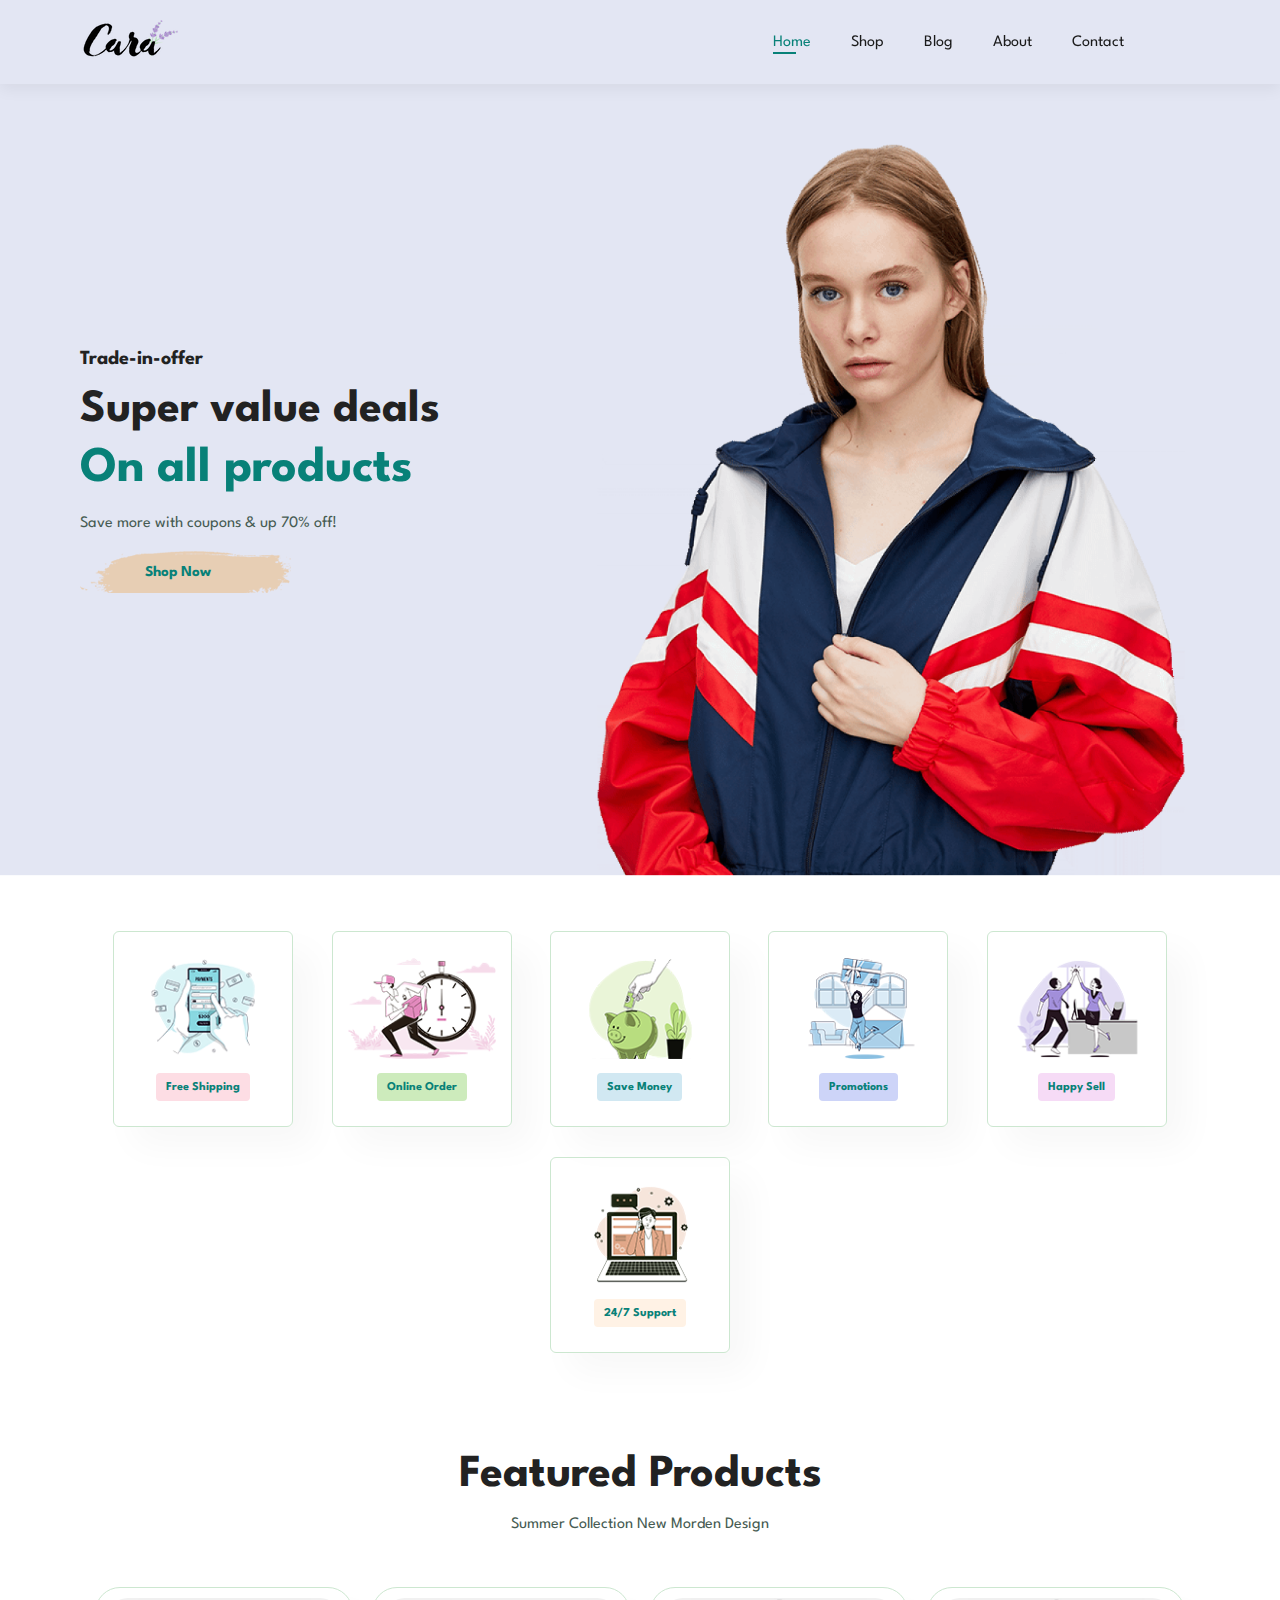
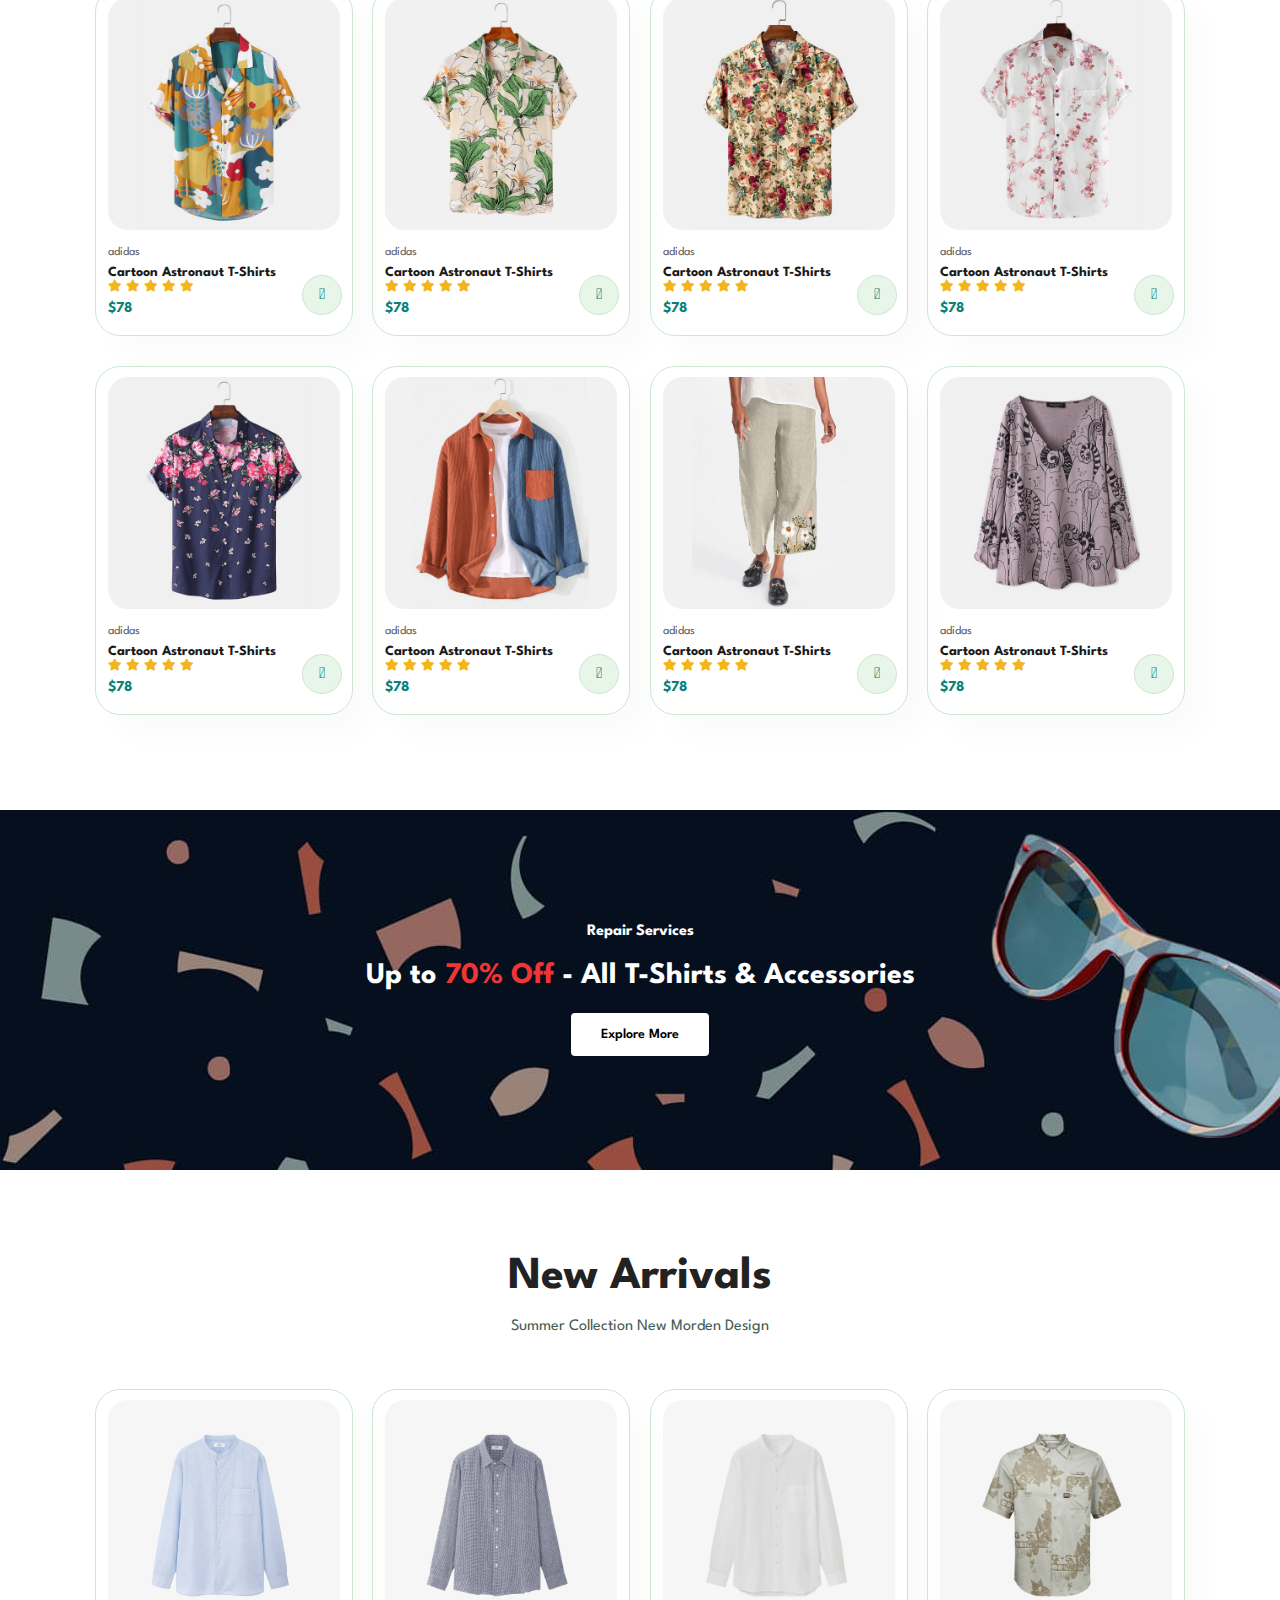
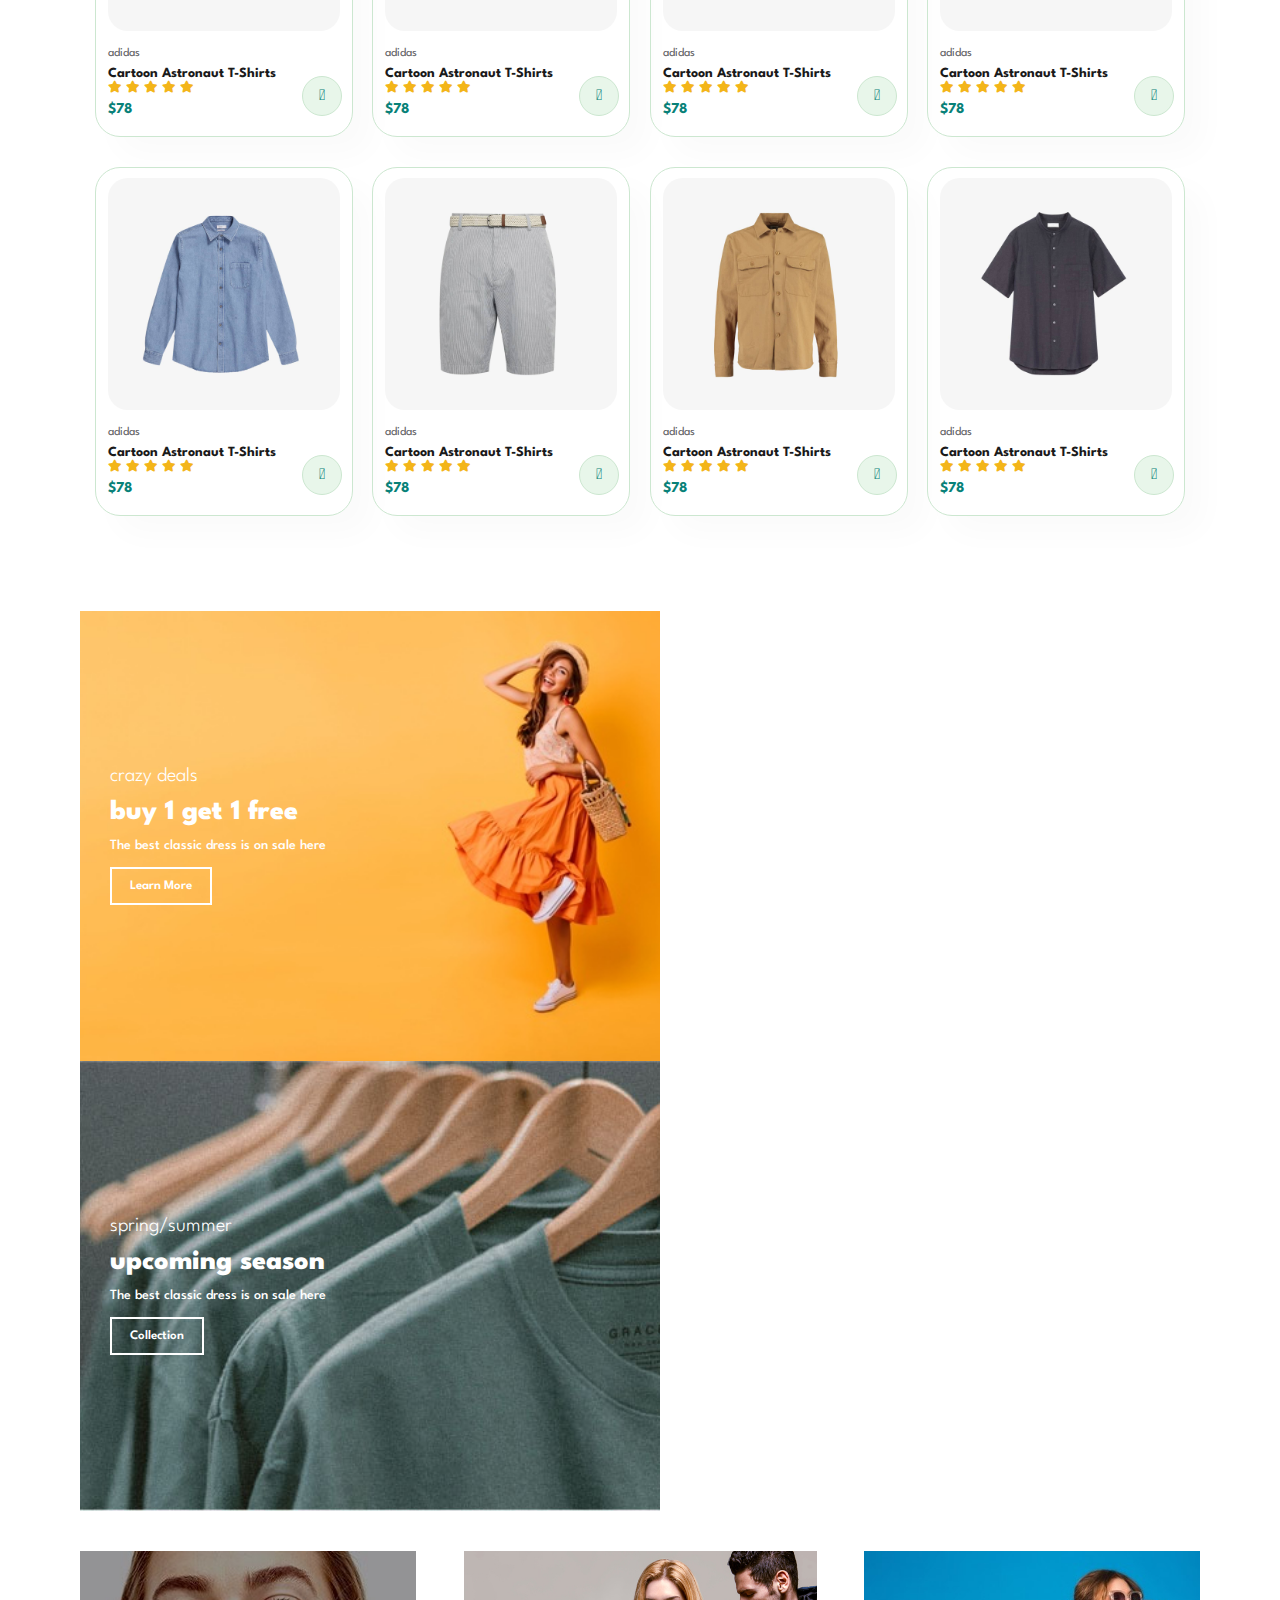
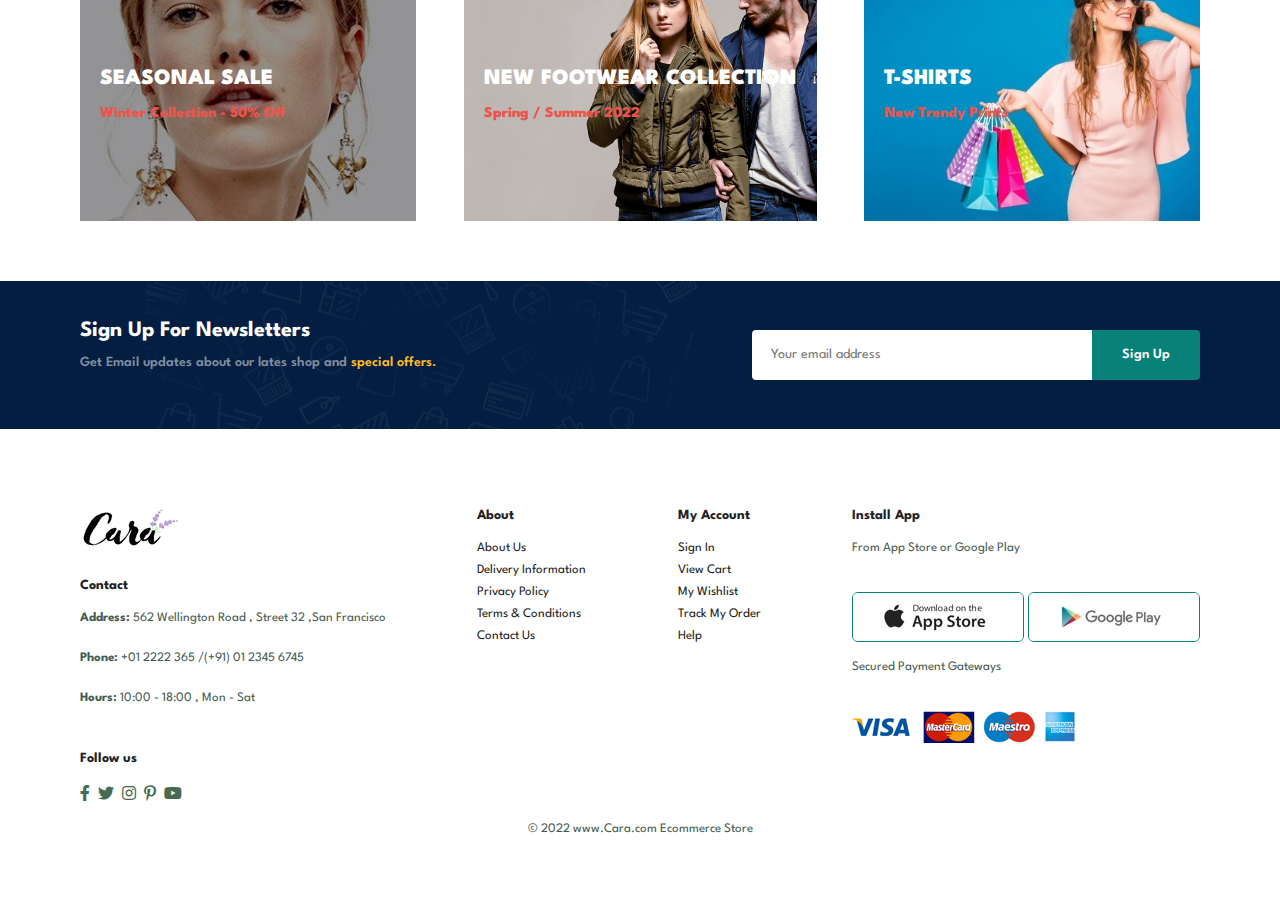
<file: index.html>
<!DOCTYPE html>
<html lang="en">
  <head>
    <meta charset="UTF-8" />
    <meta http-equiv="X-UA-Compatible" content="IE=edge" />
    <meta name="viewport" content="width=device-width, initial-scale=1.0" />
    <link rel="stylesheet" href="style.css" />
    <link
      rel="stylesheet"
      href="https://pro.fontawesome.com/releases/v5.10.0/css/all.css"
    />
    <title>Ecommerce</title>
  </head>
  <body>
    <nav id="header">
      <a href="#"><img src="img/logo.png" alt="logo" class="logo" /></a>
      <div>
        <ul id="navbar">
          <i id="bar2" class="fas fa-indent"></i>
          <li><a href="index.html" class="active">Home</a></li>
          <li><a href="shop.html">Shop</a></li>
          <li><a href="blog.html">Blog</a></li>
          <li><a href="about.html">About</a></li>
          <li><a href="contact.html">Contact</a></li>
          <li id="lg-bag">
            <a href="cart.html"><i class="fas fa-shopping-bag"></i></a>
          </li>
        </ul>
      </div>
      <div id="mobile">
        <a href="cart.html"><i class="fas fa-shopping-bag"></i></a>
        <i id="bar1" class="fas fa-outdent"></i>
      </div>
    </nav>
    <section id="hero" >
      <h4>Trade-in-offer</h6>
      <h2>Super value deals</h2>
      <h1>On all products</h1>
      <p>Save more with coupons & up 70% off!</p>
      <button>Shop Now</button>
    </section>
    <section id="feature" class="section-p1">
      <div class="fe-box">
        <img src="img/features/f1.png" alt="feature-1">
        <h6>Free Shipping</h6>
      </div>
      <div class="fe-box">
        <img src="img/features/f2.png" alt="feature-1">
        <h6>Online Order</h6>
      </div>
      <div class="fe-box">
        <img src="img/features/f3.png" alt="feature-1">
        <h6>Save Money</h6>
      </div>
      <div class="fe-box">
        <img src="img/features/f4.png" alt="feature-1">
        <h6>Promotions</h6>
      </div>
      <div class="fe-box">
        <img src="img/features/f5.png" alt="feature-1">
        <h6>Happy Sell</h6>
      </div>
      <div class="fe-box">
        <img src="img/features/f6.png" alt="feature-1">
        <h6>24/7 Support</h6>
      </div>
    </section>
    <section id="product1" class="section-p1">
      <h2>Featured Products</h2>
      <p>Summer Collection New Morden Design</p>
      <!-- pro - product  -->
      <div class="pro-container">
      <div class="pro">
        <img src="img/products/f1.jpg" alt="product">
        <div class="des">
          <span>adidas</span>
          <h5>Cartoon Astronaut T-Shirts</h5>
          <div class="star">
            <i class="fas fa-star"></i>
            <i class="fas fa-star"></i>
            <i class="fas fa-star"></i>
            <i class="fas fa-star"></i>
            <i class="fas fa-star"></i>
            <h4>$78</h4>
          </div>
        </div>
        <a href="#"><i class="fal fa-shopping-cart cart"></i></a>
      </div>
      <div class="pro">
        <img src="img/products/f2.jpg" alt="product">
        <div class="des">
          <span>adidas</span>
          <h5>Cartoon Astronaut T-Shirts</h5>
          <div class="star">
            <i class="fas fa-star"></i>
            <i class="fas fa-star"></i>
            <i class="fas fa-star"></i>
            <i class="fas fa-star"></i>
            <i class="fas fa-star"></i>
            <h4>$78</h4>
          </div>
        </div>
        <a href="#"><i class="fal fa-shopping-cart cart"></i></a>
      </div>
      <div class="pro">
        <img src="img/products/f3.jpg" alt="product">
        <div class="des">
          <span>adidas</span>
          <h5>Cartoon Astronaut T-Shirts</h5>
          <div class="star">
            <i class="fas fa-star"></i>
            <i class="fas fa-star"></i>
            <i class="fas fa-star"></i>
            <i class="fas fa-star"></i>
            <i class="fas fa-star"></i>
            <h4>$78</h4>
          </div>
        </div>
        <a href="#"><i class="fal fa-shopping-cart cart"></i></a>
      </div>
      <div class="pro">
        <img src="img/products/f4.jpg" alt="product">
        <div class="des">
          <span>adidas</span>
          <h5>Cartoon Astronaut T-Shirts</h5>
          <div class="star">
            <i class="fas fa-star"></i>
            <i class="fas fa-star"></i>
            <i class="fas fa-star"></i>
            <i class="fas fa-star"></i>
            <i class="fas fa-star"></i>
            <h4>$78</h4>
          </div>
        </div>
        <a href="#"><i class="fal fa-shopping-cart cart"></i></a>
      </div>
      <div class="pro">
        <img src="img/products/f5.jpg" alt="product">
        <div class="des">
          <span>adidas</span>
          <h5>Cartoon Astronaut T-Shirts</h5>
          <div class="star">
            <i class="fas fa-star"></i>
            <i class="fas fa-star"></i>
            <i class="fas fa-star"></i>
            <i class="fas fa-star"></i>
            <i class="fas fa-star"></i>
            <h4>$78</h4>
          </div>
        </div>
        <a href="#"><i class="fal fa-shopping-cart cart"></i></a>
      </div>
      <div class="pro">
        <img src="img/products/f6.jpg" alt="product">
        <div class="des">
          <span>adidas</span>
          <h5>Cartoon Astronaut T-Shirts</h5>
          <div class="star">
            <i class="fas fa-star"></i>
            <i class="fas fa-star"></i>
            <i class="fas fa-star"></i>
            <i class="fas fa-star"></i>
            <i class="fas fa-star"></i>
            <h4>$78</h4>
          </div>
        </div>
        <a href="#"><i class="fal fa-shopping-cart cart"></i></a>
      </div>
      <div class="pro">
        <img src="img/products/f7.jpg" alt="product">
        <div class="des">
          <span>adidas</span>
          <h5>Cartoon Astronaut T-Shirts</h5>
          <div class="star">
            <i class="fas fa-star"></i>
            <i class="fas fa-star"></i>
            <i class="fas fa-star"></i>
            <i class="fas fa-star"></i>
            <i class="fas fa-star"></i>
            <h4>$78</h4>
          </div>
        </div>
        <a href="#"><i class="fal fa-shopping-cart cart"></i></a>
      </div>
      <div class="pro">
        <img src="img/products/f8.jpg" alt="product">
        <div class="des">
          <span>adidas</span>
          <h5>Cartoon Astronaut T-Shirts</h5>
          <div class="star">
            <i class="fas fa-star"></i>
            <i class="fas fa-star"></i>
            <i class="fas fa-star"></i>
            <i class="fas fa-star"></i>
            <i class="fas fa-star"></i>
            <h4>$78</h4>
          </div>
        </div>
        <a href="#"><i class="fal fa-shopping-cart cart"></i></a>
      </div>
    </div>
      
    </section>
    
    <section id="banner" class="section-m1">
      <h4>Repair Services</h4>
      <h2>Up to <span>70% Off</span> - All T-Shirts & Accessories</h2>
      <button class="normal">Explore More</button>
    </section>

    <section id="product1" class="section-p1">
      <h2>New Arrivals</h2>
      <p>Summer Collection New Morden Design</p>
      <!-- pro - product  -->
      <div class="pro-container">
      <div class="pro">
        <img src="img/products/n1.jpg" alt="product">
        <div class="des">
          <span>adidas</span>
          <h5>Cartoon Astronaut T-Shirts</h5>
          <div class="star">
            <i class="fas fa-star"></i>
            <i class="fas fa-star"></i>
            <i class="fas fa-star"></i>
            <i class="fas fa-star"></i>
            <i class="fas fa-star"></i>
            <h4>$78</h4>
          </div>
        </div>
        <a href="#"><i class="fal fa-shopping-cart cart"></i></a>
      </div>
      <div class="pro">
        <img src="img/products/n2.jpg" alt="product">
        <div class="des">
          <span>adidas</span>
          <h5>Cartoon Astronaut T-Shirts</h5>
          <div class="star">
            <i class="fas fa-star"></i>
            <i class="fas fa-star"></i>
            <i class="fas fa-star"></i>
            <i class="fas fa-star"></i>
            <i class="fas fa-star"></i>
            <h4>$78</h4>
          </div>
        </div>
        <a href="#"><i class="fal fa-shopping-cart cart"></i></a>
      </div>
      <div class="pro">
        <img src="img/products/n3.jpg" alt="product">
        <div class="des">
          <span>adidas</span>
          <h5>Cartoon Astronaut T-Shirts</h5>
          <div class="star">
            <i class="fas fa-star"></i>
            <i class="fas fa-star"></i>
            <i class="fas fa-star"></i>
            <i class="fas fa-star"></i>
            <i class="fas fa-star"></i>
            <h4>$78</h4>
          </div>
        </div>
        <a href="#"><i class="fal fa-shopping-cart cart"></i></a>
      </div>
      <div class="pro">
        <img src="img/products/n4.jpg" alt="product">
        <div class="des">
          <span>adidas</span>
          <h5>Cartoon Astronaut T-Shirts</h5>
          <div class="star">
            <i class="fas fa-star"></i>
            <i class="fas fa-star"></i>
            <i class="fas fa-star"></i>
            <i class="fas fa-star"></i>
            <i class="fas fa-star"></i>
            <h4>$78</h4>
          </div>
        </div>
        <a href="#"><i class="fal fa-shopping-cart cart"></i></a>
      </div>
      <div class="pro">
        <img src="img/products/n5.jpg" alt="product">
        <div class="des">
          <span>adidas</span>
          <h5>Cartoon Astronaut T-Shirts</h5>
          <div class="star">
            <i class="fas fa-star"></i>
            <i class="fas fa-star"></i>
            <i class="fas fa-star"></i>
            <i class="fas fa-star"></i>
            <i class="fas fa-star"></i>
            <h4>$78</h4>
          </div>
        </div>
        <a href="#"><i class="fal fa-shopping-cart cart"></i></a>
      </div>
      <div class="pro">
        <img src="img/products/n6.jpg" alt="product">
        <div class="des">
          <span>adidas</span>
          <h5>Cartoon Astronaut T-Shirts</h5>
          <div class="star">
            <i class="fas fa-star"></i>
            <i class="fas fa-star"></i>
            <i class="fas fa-star"></i>
            <i class="fas fa-star"></i>
            <i class="fas fa-star"></i>
            <h4>$78</h4>
          </div>
        </div>
        <a href="#"><i class="fal fa-shopping-cart cart"></i></a>
      </div>
      <div class="pro">
        <img src="img/products/n7.jpg" alt="product">
        <div class="des">
          <span>adidas</span>
          <h5>Cartoon Astronaut T-Shirts</h5>
          <div class="star">
            <i class="fas fa-star"></i>
            <i class="fas fa-star"></i>
            <i class="fas fa-star"></i>
            <i class="fas fa-star"></i>
            <i class="fas fa-star"></i>
            <h4>$78</h4>
          </div>
        </div>
        <a href="#"><i class="fal fa-shopping-cart cart"></i></a>
      </div>
      <div class="pro">
        <img src="img/products/n8.jpg" alt="product">
        <div class="des">
          <span>adidas</span>
          <h5>Cartoon Astronaut T-Shirts</h5>
          <div class="star">
            <i class="fas fa-star"></i>
            <i class="fas fa-star"></i>
            <i class="fas fa-star"></i>
            <i class="fas fa-star"></i>
            <i class="fas fa-star"></i>
            <h4>$78</h4>
          </div>
        </div>
        <a href="#"><i class="fal fa-shopping-cart cart"></i></a>
      </div>
    </div>
  </section>

  <section id="sm-banner" class="section-p1">
    <div class="banner-box">
      <h4>crazy deals</h4>
      <h2>buy 1 get 1 free</h2>
      <span>The best classic dress is on sale here</span>
      <button class="white">Learn More</button>
    </div>
    <div class="banner-box banner-box2">
      <h4>spring/summer</h4>
      <h2>upcoming season</h2>
      <span>The best classic dress is on sale here</span>
      <button class="white">Collection</button>
    </div>
  </section>

  <section id="banner3">
    <div class="banner-box">
      <h2>SEASONAL SALE</h2>
      <h3>Winter Collection - 50% Off</h3>
    </div>
    <div class="banner-box banner-box2">
      <h2>NEW FOOTWEAR COLLECTION </h2>
      <h3>Spring / Summer 2022</h3>
    </div>
    <div class="banner-box banner-box3">
      <h2>T-SHIRTS</h2>
      <h3>New Trendy Prints</h3>
    </div>
  </section>
  <section id="newsletter" class="section-p1 section-m1">
    <div class="newstext">
      <h4>Sign Up For Newsletters</h4>
      <p>Get Email updates about our lates shop and <span>special offers.</span></p>
    </div>
    <form class="form">
      <input type="text" placeholder="Your email address">
     <button class="normal">Sign Up</button>
    </form>
  </section>
  <footer class="section-p1">
    <div class="col">
      <img class="logo" src="img/logo.png" alt="logo">
      <h4>Contact</h4>
      <p><strong>Address: </strong> 562 Wellington Road , Street 32 ,San Francisco</p>
      <p><strong>Phone: </strong> +01 2222 365 /(+91) 01 2345 6745</p>
      <p><strong>Hours: </strong> 10:00 - 18:00 , Mon - Sat</p>
      <div class="follow">
        <h4>Follow us</h4>
        <div class="icon">
          <i class="fab fa-facebook-f"></i>
          <i class="fab fa-twitter"></i>
          <i class="fab fa-instagram"></i>
          <i class="fab fa-pinterest-p"></i>
          <i class="fab fa-youtube"></i>
        </div>
      </div>      
    </div>
    <div class="col">
      <h4>About</h4>
      <a href="#"> About Us </a>
      <a href="#"> Delivery Information </a>
      <a href="#"> Privacy Policy</a>
      <a href="#"> Terms & Conditions </a>
      <a href="#"> Contact Us </a>
    </div>
    <div class="col">
      <h4>My Account</h4>
      <a href="#"> Sign In </a>
      <a href="#"> View Cart </a>
      <a href="#"> My Wishlist</a>
      <a href="#"> Track My Order </a>
      <a href="#"> Help </a>
    </div>
    <div class="col install">
      <h4>Install App</h4>
      <p>From App Store or Google Play</p>
      <div class="row">
        <img src="img/pay/app.jpg" alt="app">
        <img src="img/pay/play.jpg" alt="app">
      </div>
      <p>Secured Payment Gateways</p>
        <img src="img/pay/pay.png" alt="pay">
    </div>
    <div class="copyright">
      <p>&copy; 2022 www.Cara.com Ecommerce Store</p>
    </div>
  </footer>
    <script src="script.js"></script>
  </body>
</html>
</file>
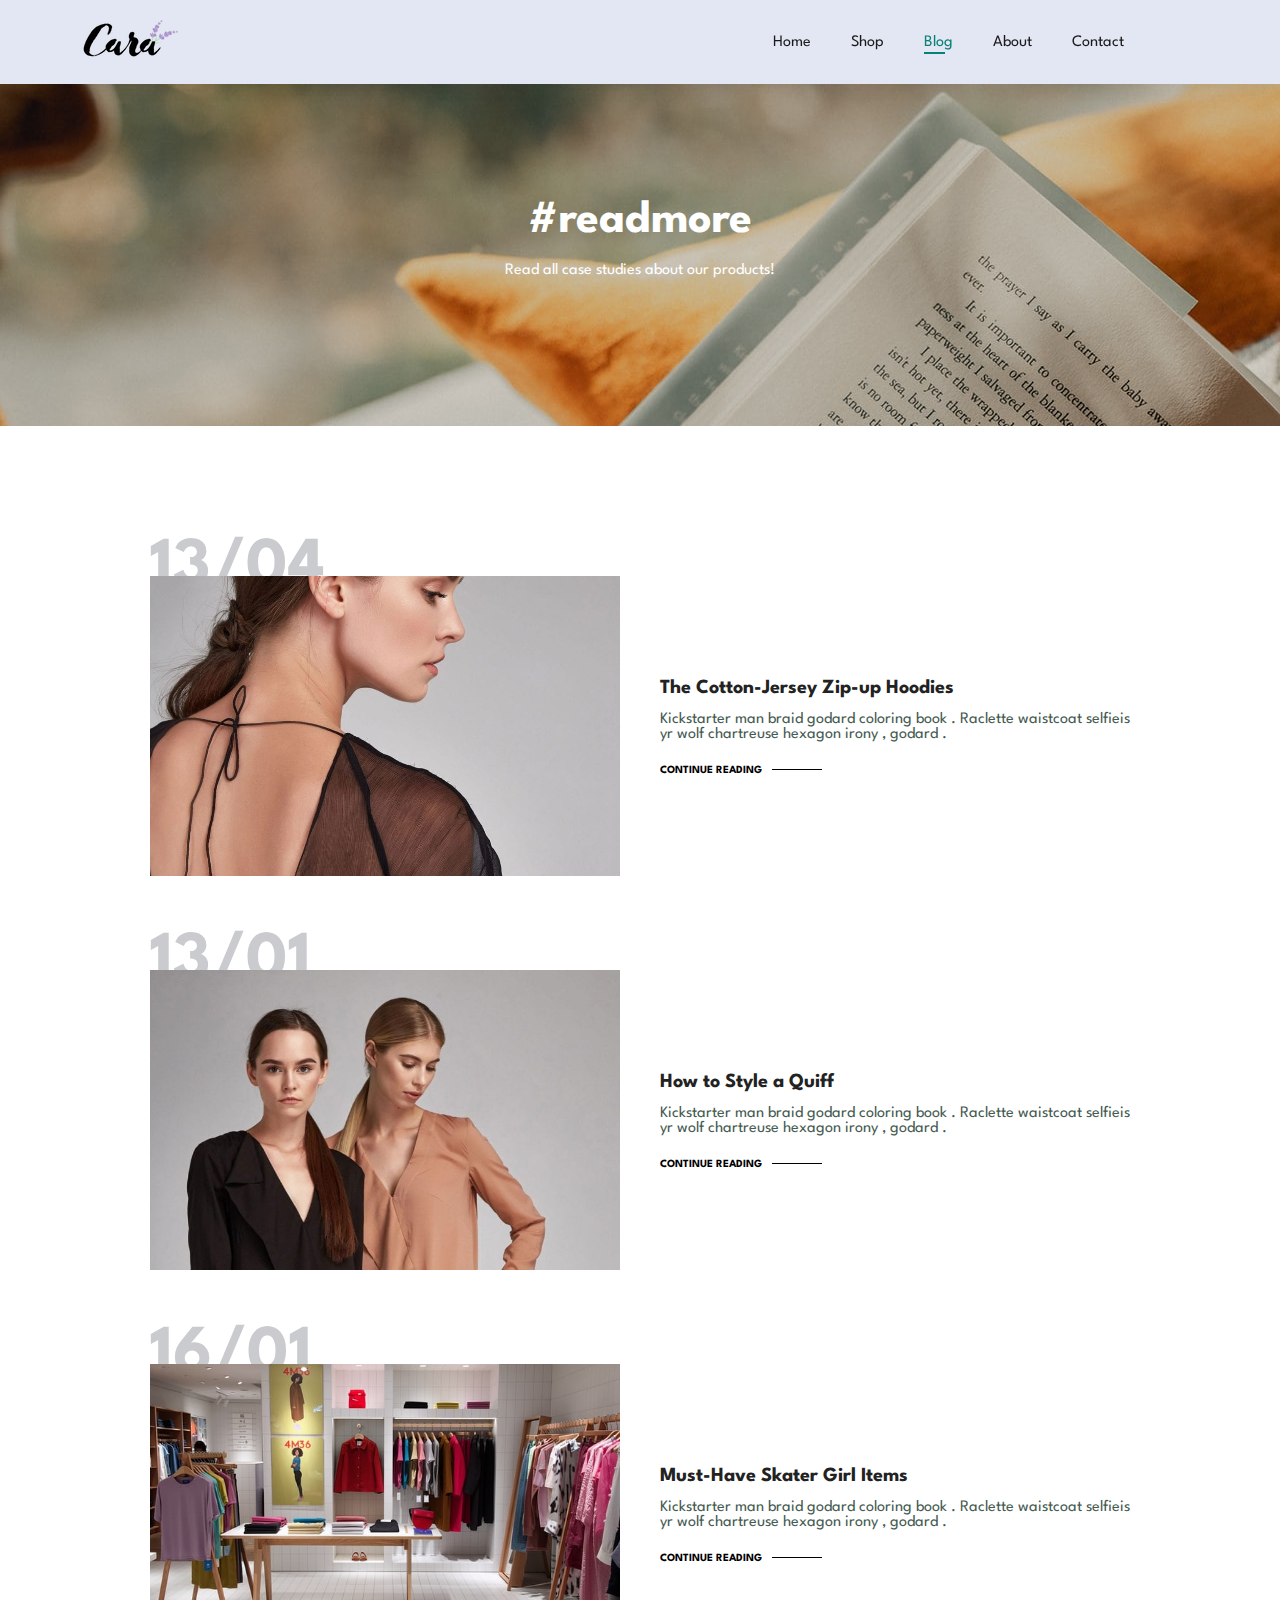
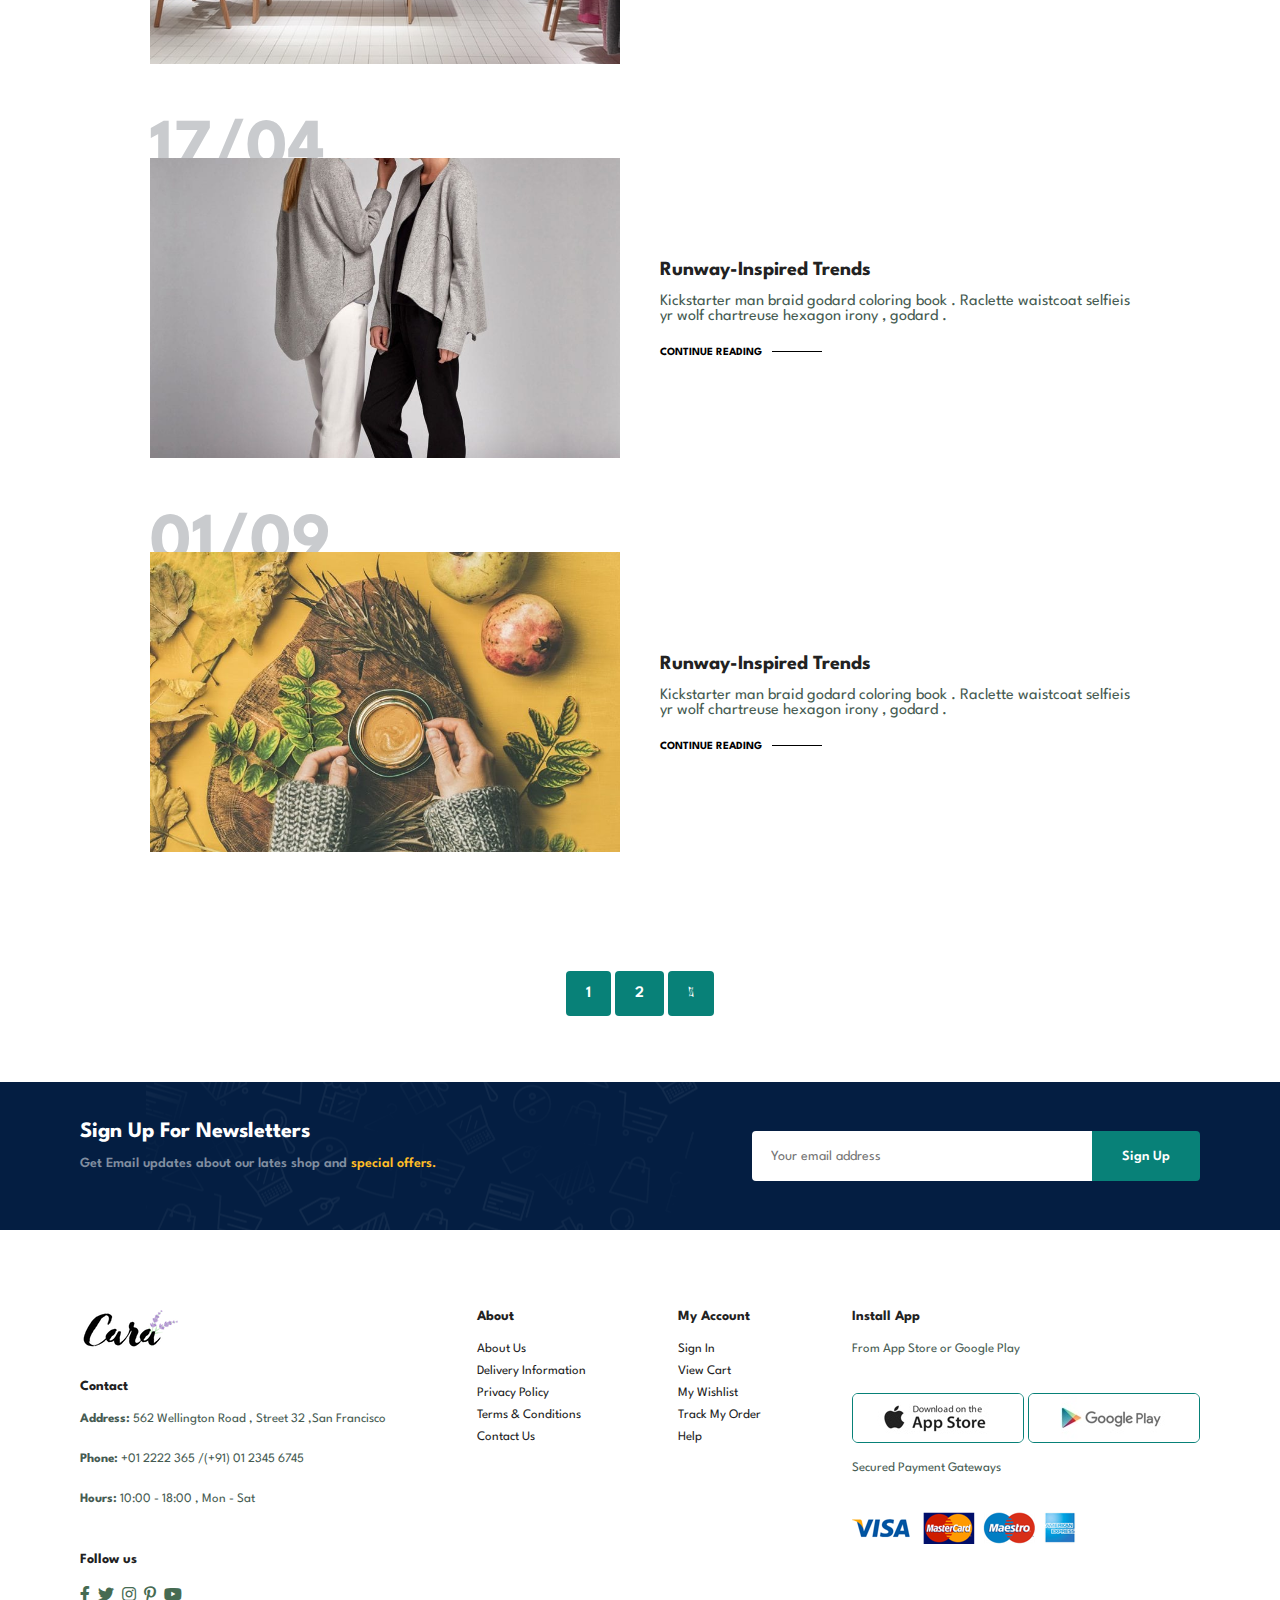
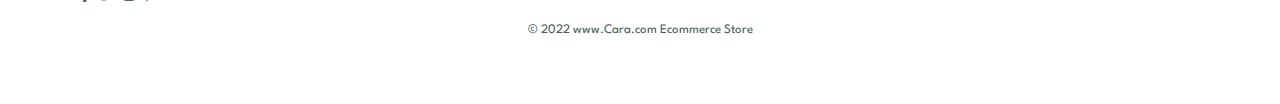
<file: blog.html>
<!DOCTYPE html>
<html lang="en">
  <head>
    <meta charset="UTF-8" />
    <meta http-equiv="X-UA-Compatible" content="IE=edge" />
    <meta name="viewport" content="width=device-width, initial-scale=1.0" />
    <link rel="stylesheet" href="style.css" />
    <link
      rel="stylesheet"
      href="https://pro.fontawesome.com/releases/v5.10.0/css/all.css"
    />
    <title>Ecommerce</title>
  </head>
  <body>
    <nav id="header">
      <a href="#"><img src="img/logo.png" alt="logo" class="logo" /></a>
      <div>
        <ul id="navbar">
          <i id="bar2" class="fas fa-indent"></i>
          <li><a href="index.html">Home</a></li>
          <li><a href="shop.html">Shop</a></li>
          <li><a class="active" href="blog.html">Blog</a></li>
          <li><a href="about.html">About</a></li>
          <li><a href="contact.html">Contact</a></li>
          <li id="lg-bag">
            <a href="cart.html"><i class="fas fa-shopping-bag"></i></a>
          </li>
        </ul>
      </div>
      <div id="mobile">
        <a href="cart.html"><i class="fas fa-shopping-bag"></i></a>
        <i id="bar1" class="fas fa-outdent"></i>
      </div>
    </nav>
    <section id="page-header" class="blog-header">
      <h2>#readmore</h2>

      <p>Read all case studies about our products!</p>
    </section>

    <section id="blog">
      <div class="blog-box">
        <div class="blog-img">
          <img src="img/blog/b1.jpg" alt="blog1" />
        </div>
        <div class="blog-details">
          <h4>The Cotton-Jersey Zip-up Hoodies</h4>
          <p>
            Kickstarter man braid godard coloring book . Raclette waistcoat
            selfieis yr wolf chartreuse hexagon irony , godard .
          </p>
          <a href="#">CONTINUE READING</a>
        </div>
        <h1>13/04</h1>
      </div>
      <div class="blog-box">
        <div class="blog-img">
          <img src="img/blog/b2.jpg" alt="blog1" />
        </div>
        <div class="blog-details">
          <h4>How to Style a Quiff</h4>
          <p>
            Kickstarter man braid godard coloring book . Raclette waistcoat
            selfieis yr wolf chartreuse hexagon irony , godard .
          </p>
          <a href="#">CONTINUE READING</a>
        </div>
        <h1>13/01</h1>
      </div>
      <div class="blog-box">
        <div class="blog-img">
          <img src="img/blog/b3.jpg" alt="blog1" />
        </div>
        <div class="blog-details">
          <h4>Must-Have Skater Girl Items</h4>
          <p>
            Kickstarter man braid godard coloring book . Raclette waistcoat
            selfieis yr wolf chartreuse hexagon irony , godard .
          </p>
          <a href="#">CONTINUE READING</a>
        </div>
        <h1>16/01</h1>
      </div>
      <div class="blog-box">
        <div class="blog-img">
          <img src="img/blog/b4.jpg" alt="blog1" />
        </div>
        <div class="blog-details">
          <h4>Runway-Inspired Trends</h4>
          <p>
            Kickstarter man braid godard coloring book . Raclette waistcoat
            selfieis yr wolf chartreuse hexagon irony , godard .
          </p>
          <a href="#">CONTINUE READING</a>
        </div>
        <h1>17/04</h1>
      </div>
      <div class="blog-box">
        <div class="blog-img">
          <img src="img/blog/b6.jpg" alt="blog1" />
        </div>
        <div class="blog-details">
          <h4>Runway-Inspired Trends</h4>
          <p>
            Kickstarter man braid godard coloring book . Raclette waistcoat
            selfieis yr wolf chartreuse hexagon irony , godard .
          </p>
          <a href="#">CONTINUE READING</a>
        </div>
        <h1>01/09</h1>
      </div>
    </section>

    <section id="pagination" class="section-p1">
      <a href="#">1</a>
      <a href="#">2</a>
      <a href="#"><i class="fal fa-long-arrow-alt-right"></i></a>
    </section>

    <section id="newsletter" class="section-p1 section-m1">
      <div class="newstext">
        <h4>Sign Up For Newsletters</h4>
        <p>
          Get Email updates about our lates shop and
          <span>special offers.</span>
        </p>
      </div>
      <form class="form">
        <input type="text" placeholder="Your email address" />
        <button class="normal">Sign Up</button>
      </form>
    </section>

    <footer class="section-p1">
      <div class="col">
        <img class="logo" src="img/logo.png" alt="logo" />
        <h4>Contact</h4>
        <p>
          <strong>Address: </strong> 562 Wellington Road , Street 32 ,San
          Francisco
        </p>
        <p><strong>Phone: </strong> +01 2222 365 /(+91) 01 2345 6745</p>
        <p><strong>Hours: </strong> 10:00 - 18:00 , Mon - Sat</p>
        <div class="follow">
          <h4>Follow us</h4>
          <div class="icon">
            <i class="fab fa-facebook-f"></i>
            <i class="fab fa-twitter"></i>
            <i class="fab fa-instagram"></i>
            <i class="fab fa-pinterest-p"></i>
            <i class="fab fa-youtube"></i>
          </div>
        </div>
      </div>
      <div class="col">
        <h4>About</h4>
        <a href="#"> About Us </a>
        <a href="#"> Delivery Information </a>
        <a href="#"> Privacy Policy</a>
        <a href="#"> Terms & Conditions </a>
        <a href="#"> Contact Us </a>
      </div>
      <div class="col">
        <h4>My Account</h4>
        <a href="#"> Sign In </a>
        <a href="#"> View Cart </a>
        <a href="#"> My Wishlist</a>
        <a href="#"> Track My Order </a>
        <a href="#"> Help </a>
      </div>
      <div class="col install">
        <h4>Install App</h4>
        <p>From App Store or Google Play</p>
        <div class="row">
          <img src="img/pay/app.jpg" alt="app" />
          <img src="img/pay/play.jpg" alt="app" />
        </div>
        <p>Secured Payment Gateways</p>
        <img src="img/pay/pay.png" alt="pay" />
      </div>
      <div class="copyright">
        <p>&copy; 2022 www.Cara.com Ecommerce Store</p>
      </div>
    </footer>
    <script src="script.js"></script>
  </body>
</html>
</file>
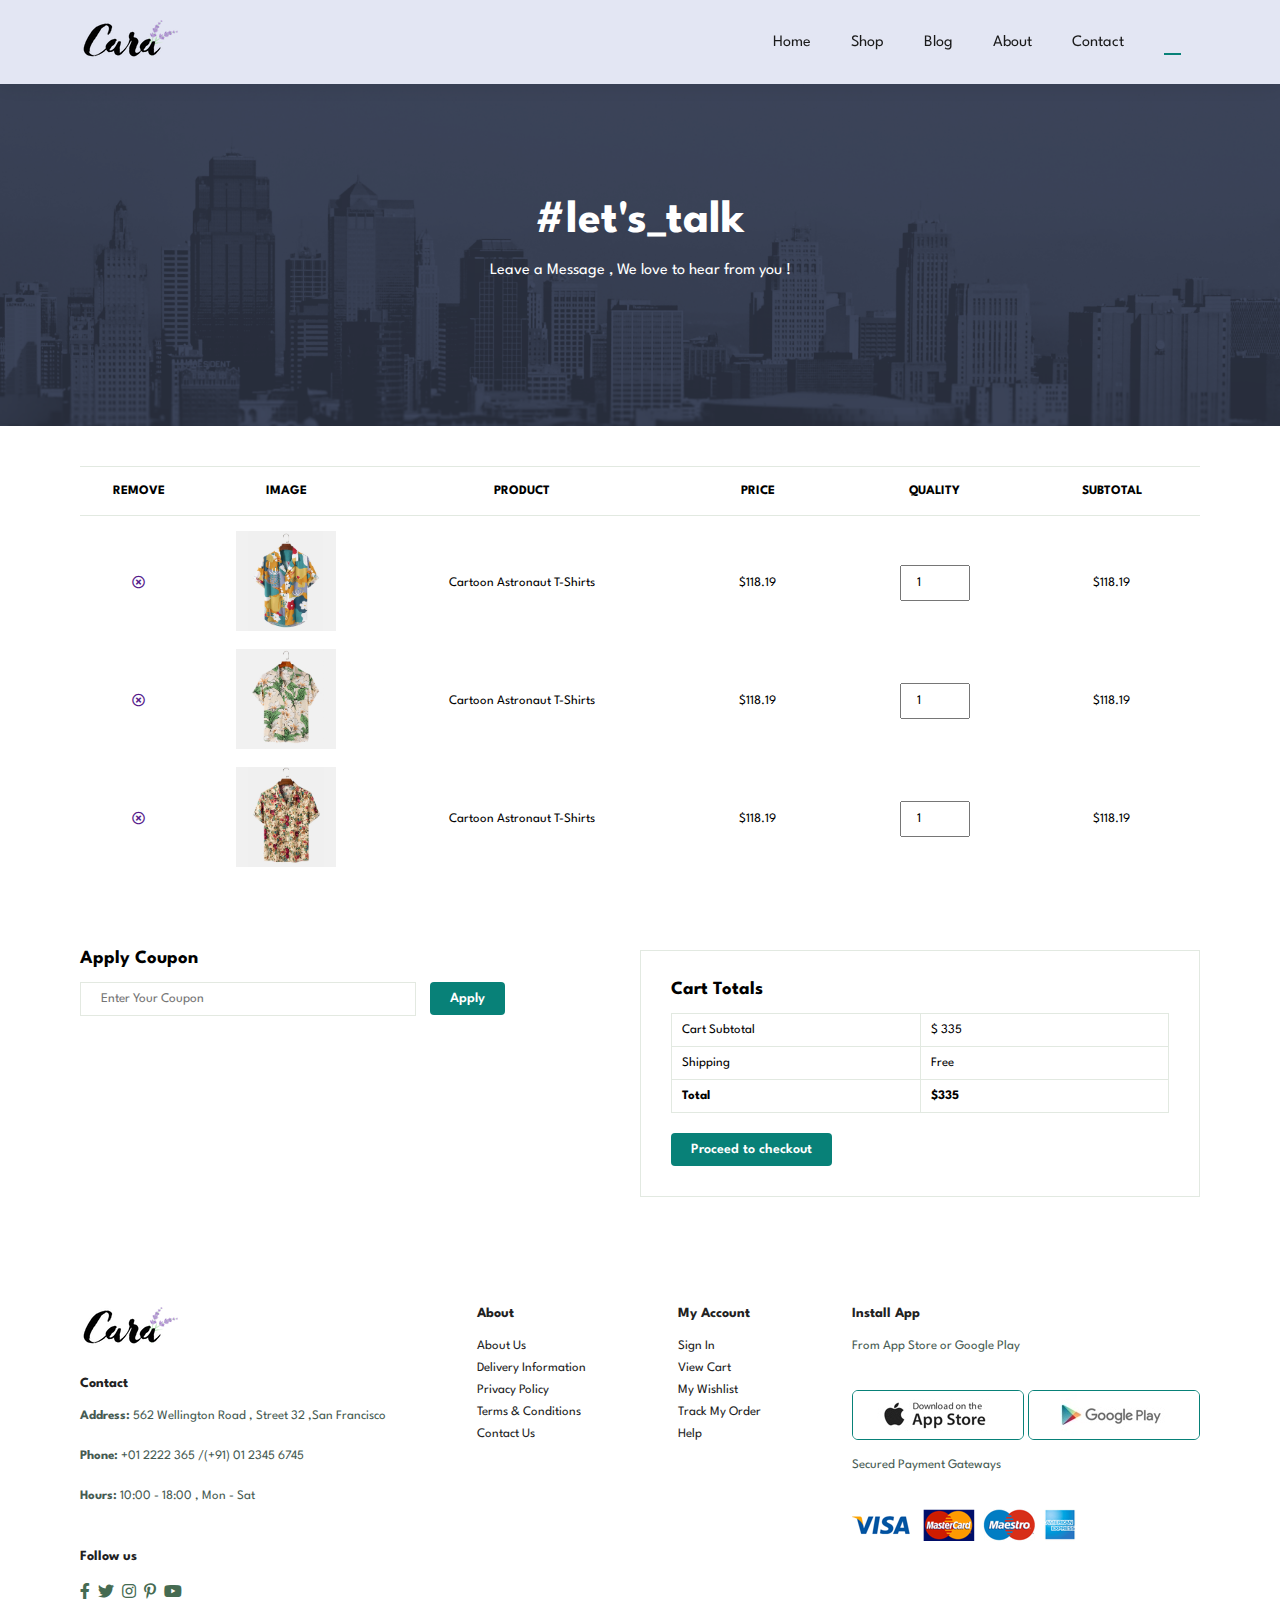
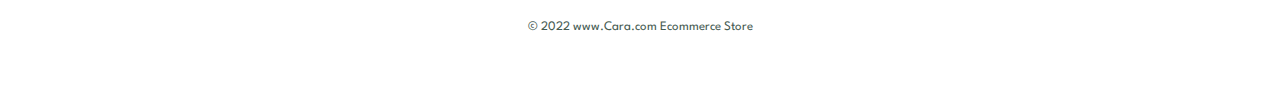
<file: cart.html>
<!DOCTYPE html>
<html lang="en">
  <head>
    <meta charset="UTF-8" />
    <meta http-equiv="X-UA-Compatible" content="IE=edge" />
    <meta name="viewport" content="width=device-width, initial-scale=1.0" />
    <link rel="stylesheet" href="style.css" />
    <link
      rel="stylesheet"
      href="https://pro.fontawesome.com/releases/v5.10.0/css/all.css"
    />
    <title>Ecommerce</title>
  </head>
  <body>
    <nav id="header">
      <a href="#"><img src="img/logo.png" alt="logo" class="logo" /></a>
      <div>
        <ul id="navbar">
          <i id="bar2" class="fas fa-indent"></i>
          <li><a href="index.html">Home</a></li>
          <li><a href="shop.html">Shop</a></li>
          <li><a href="blog.html">Blog</a></li>
          <li><a href="about.html">About</a></li>
          <li><a href="contact.html">Contact</a></li>
          <li id="lg-bag">
            <a class="active" href="cart.html"
              ><i class="fas fa-shopping-bag"></i
            ></a>
          </li>
        </ul>
      </div>
      <div id="mobile">
        <a href="cart.html"><i class="fas fa-shopping-bag"></i></a>
        <i id="bar1" class="fas fa-outdent"></i>
      </div>
    </nav>

    <section id="page-header" class="about-header">
      <h2>#let's_talk</h2>

      <p>Leave a Message , We love to hear from you !</p>
    </section>
    <section id="cart" class="section-p1">
      <table width="100%">
        <thead>
          <tr>
            <td>Remove</td>
            <td>Image</td>
            <td>Product</td>
            <td>Price</td>
            <td>Quality</td>
            <td>Subtotal</td>
          </tr>
        </thead>
        <tbody>
          <tr>
            <td>
              <a href=""><i class="far fa-times-circle"></i></a>
            </td>
            <td><img src="img/products/f1.jpg" alt="" /></td>
            <td>Cartoon Astronaut T-Shirts</td>
            <td>$118.19</td>
            <td><input type="number" value="1" /></td>
            <td>$118.19</td>
          </tr>
          <tr>
            <td>
              <a href=""><i class="far fa-times-circle"></i></a>
            </td>
            <td><img src="img/products/f2.jpg" alt="" /></td>
            <td>Cartoon Astronaut T-Shirts</td>
            <td>$118.19</td>
            <td><input type="number" value="1" /></td>
            <td>$118.19</td>
          </tr>
          <tr>
            <td>
              <a href=""><i class="far fa-times-circle"></i></a>
            </td>
            <td><img src="img/products/f3.jpg" alt="" /></td>
            <td>Cartoon Astronaut T-Shirts</td>
            <td>$118.19</td>
            <td><input type="number" value="1" /></td>
            <td>$118.19</td>
          </tr>
        </tbody>
      </table>
    </section>

    <section id="cart-add" class="section-p1">
      <div id="coupon">
        <h3>Apply Coupon</h3>
        <div>
          <input type="text" placeholder="Enter Your Coupon" />
          <button class="normal">Apply</button>
        </div>
      </div>
      <div id="subtotal">
        <h3>Cart Totals</h3>
        <table>
          <tr>
            <td>Cart Subtotal</td>
            <td>$ 335</td>
          </tr>
          <tr>
            <td>Shipping</td>
            <td>Free</td>
          </tr>
          <tr>
            <td><strong>Total</strong></td>
            <td><strong>$335</strong></td>
          </tr>
        </table>
        <button class="normal">Proceed to checkout</button>
      </div>
    </section>

    <footer class="section-p1">
      <div class="col">
        <img class="logo" src="img/logo.png" alt="logo" />
        <h4>Contact</h4>
        <p>
          <strong>Address: </strong> 562 Wellington Road , Street 32 ,San
          Francisco
        </p>
        <p><strong>Phone: </strong> +01 2222 365 /(+91) 01 2345 6745</p>
        <p><strong>Hours: </strong> 10:00 - 18:00 , Mon - Sat</p>
        <div class="follow">
          <h4>Follow us</h4>
          <div class="icon">
            <i class="fab fa-facebook-f"></i>
            <i class="fab fa-twitter"></i>
            <i class="fab fa-instagram"></i>
            <i class="fab fa-pinterest-p"></i>
            <i class="fab fa-youtube"></i>
          </div>
        </div>
      </div>
      <div class="col">
        <h4>About</h4>
        <a href="#"> About Us </a>
        <a href="#"> Delivery Information </a>
        <a href="#"> Privacy Policy</a>
        <a href="#"> Terms & Conditions </a>
        <a href="#"> Contact Us </a>
      </div>
      <div class="col">
        <h4>My Account</h4>
        <a href="#"> Sign In </a>
        <a href="#"> View Cart </a>
        <a href="#"> My Wishlist</a>
        <a href="#"> Track My Order </a>
        <a href="#"> Help </a>
      </div>
      <div class="col install">
        <h4>Install App</h4>
        <p>From App Store or Google Play</p>
        <div class="row">
          <img src="img/pay/app.jpg" alt="app" />
          <img src="img/pay/play.jpg" alt="app" />
        </div>
        <p>Secured Payment Gateways</p>
        <img src="img/pay/pay.png" alt="pay" />
      </div>
      <div class="copyright">
        <p>&copy; 2022 www.Cara.com Ecommerce Store</p>
      </div>
    </footer>
    <script src="script.js"></script>
  </body>
</html>
</file>
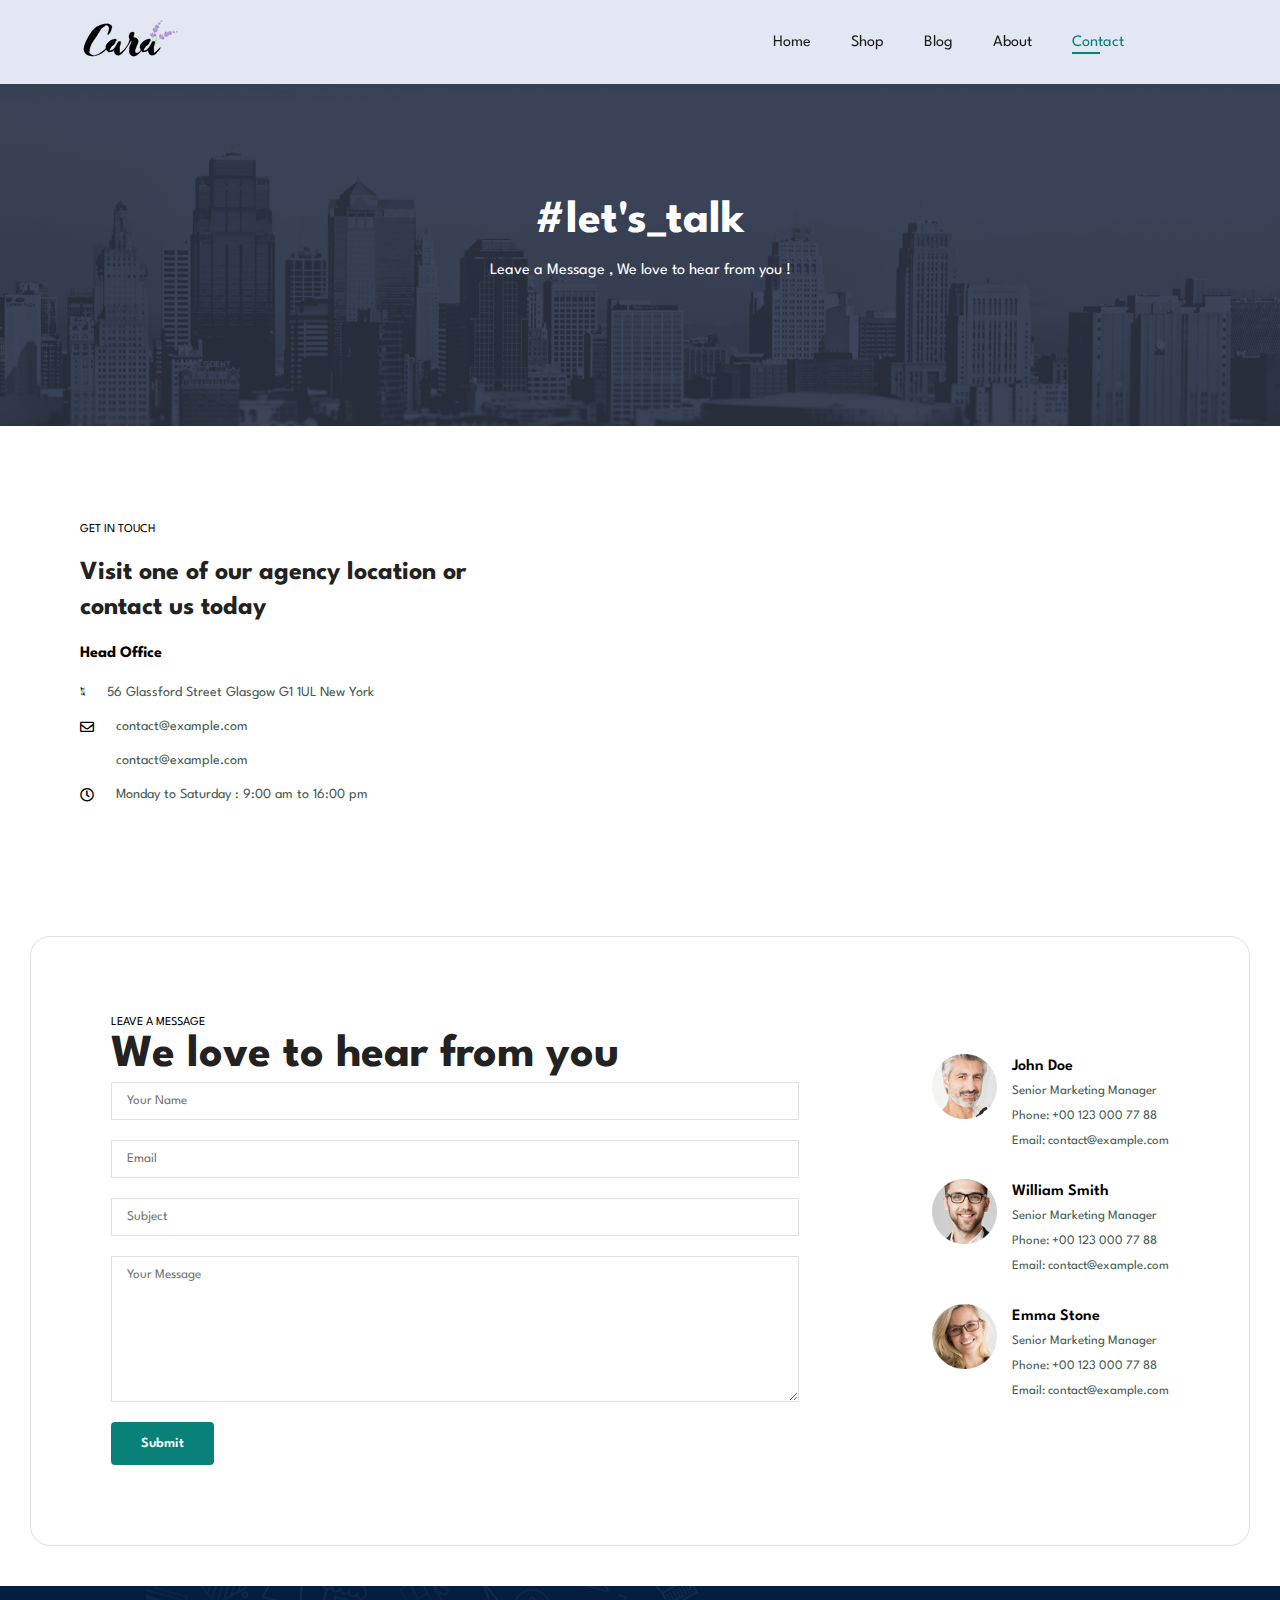
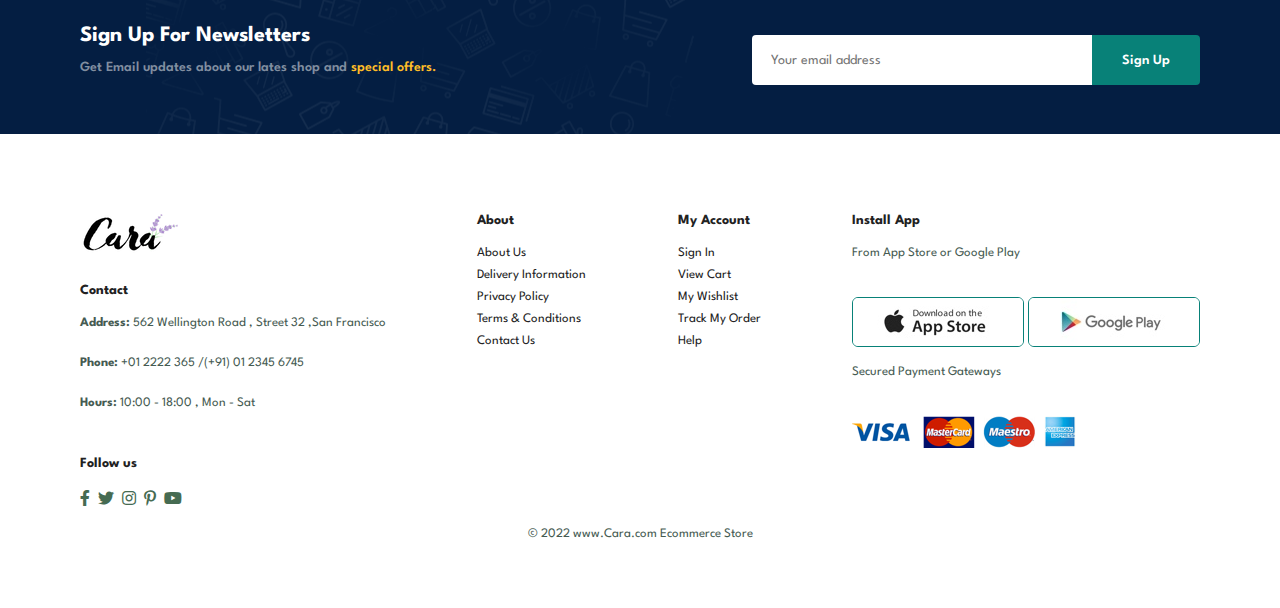
<file: contact.html>
<!DOCTYPE html>
<html lang="en">
  <head>
    <meta charset="UTF-8" />
    <meta http-equiv="X-UA-Compatible" content="IE=edge" />
    <meta name="viewport" content="width=device-width, initial-scale=1.0" />
    <link rel="stylesheet" href="style.css" />
    <link
      rel="stylesheet"
      href="https://pro.fontawesome.com/releases/v5.10.0/css/all.css"
    />
    <title>Ecommerce</title>
  </head>
  <body>
    <nav id="header">
      <a href="#"><img src="img/logo.png" alt="logo" class="logo" /></a>
      <div>
        <ul id="navbar">
          <i id="bar2" class="fas fa-indent"></i>
          <li><a href="index.html">Home</a></li>
          <li><a href="shop.html">Shop</a></li>
          <li><a href="blog.html">Blog</a></li>
          <li><a href="about.html">About</a></li>
          <li><a class="active" href="contact.html">Contact</a></li>
          <li id="lg-bag">
            <a href="cart.html"><i class="fas fa-shopping-bag"></i></a>
          </li>
        </ul>
      </div>
      <div id="mobile">
        <a href="cart.html"><i class="fas fa-shopping-bag"></i></a>
        <i id="bar1" class="fas fa-outdent"></i>
      </div>
    </nav>
    <section id="page-header" class="about-header">
      <h2>#let's_talk</h2>

      <p>Leave a Message , We love to hear from you !</p>
    </section>
    <section id="contact-details" class="section-p1">
      <div class="details">
        <span>GET IN TOUCH</span>
        <h2>Visit one of our agency location or contact us today</h2>
        <h3>Head Office</h3>
        <div>
          <li>
            <i class="fal fa-map"></i>
            <p>56 Glassford Street Glasgow G1 1UL New York</p>
          </li>
          <li>
            <i class="far fa-envelope"></i>
            <p>contact@example.com</p>
          </li>
          <li>
            <i class="fas fa-phone-alt"></i>
            <p>contact@example.com</p>
          </li>
          <li>
            <i class="far fa-clock"></i>
            <p>Monday to Saturday : 9:00 am to 16:00 pm</p>
          </li>
        </div>
      </div>
      <div class="map">
        <iframe
          src="https://www.google.com/maps/embed?pb=!1m18!1m12!1m3!1d3019.9298416072397!2d-73.96475602035402!3d40.80753547942281!2m3!1f0!2f0!3f0!3m2!1i1024!2i768!4f13.1!3m3!1m2!1s0x89c2f63e96d30dc9%3A0x577933f947e52750!2sColumbia%20University!5e0!3m2!1sen!2sin!4v1644316633554!5m2!1sen!2sin"
          width="600"
          height="450"
          style="border: 0"
          allowfullscreen=""
          loading="lazy"
        ></iframe>
      </div>
    </section>

    <section id="form-details">
      <form action="">
        <span>LEAVE A MESSAGE</span>
        <h2>We love to hear from you</h2>
        <input type="text" name="" id="" placeholder="Your Name" />
        <input type="text" name="" id="" placeholder="Email" />
        <input type="text" name="" id="" placeholder="Subject" />
        <textarea
          name=""
          id=""
          cols="30"
          rows="10"
          placeholder="Your Message"
        ></textarea>
        <button class="normal" type="submit">Submit</button>
      </form>
      <div class="people">
        <div>
          <img src="img/people/1.png " alt="" />
          <p>
            <span>John Doe</span> Senior Marketing Manager <br />
            Phone: +00 123 000 77 88 <br />
            Email: contact@example.com
          </p>
        </div>
        <div>
          <img src="img/people/2.png " alt="" />
          <p>
            <span>William Smith </span> Senior Marketing Manager <br />
            Phone: +00 123 000 77 88 <br />
            Email: contact@example.com
          </p>
        </div>
        <div>
          <img src="img/people/3.png " alt="" />
          <p>
            <span>Emma Stone</span> Senior Marketing Manager <br />
            Phone: +00 123 000 77 88 <br />
            Email: contact@example.com
          </p>
        </div>
      </div>
    </section>

    <section id="newsletter" class="section-p1 section-m1">
      <div class="newstext">
        <h4>Sign Up For Newsletters</h4>
        <p>
          Get Email updates about our lates shop and
          <span>special offers.</span>
        </p>
      </div>
      <form class="form">
        <input type="text" placeholder="Your email address" />
        <button class="normal">Sign Up</button>
      </form>
    </section>

    <footer class="section-p1">
      <div class="col">
        <img class="logo" src="img/logo.png" alt="logo" />
        <h4>Contact</h4>
        <p>
          <strong>Address: </strong> 562 Wellington Road , Street 32 ,San
          Francisco
        </p>
        <p><strong>Phone: </strong> +01 2222 365 /(+91) 01 2345 6745</p>
        <p><strong>Hours: </strong> 10:00 - 18:00 , Mon - Sat</p>
        <div class="follow">
          <h4>Follow us</h4>
          <div class="icon">
            <i class="fab fa-facebook-f"></i>
            <i class="fab fa-twitter"></i>
            <i class="fab fa-instagram"></i>
            <i class="fab fa-pinterest-p"></i>
            <i class="fab fa-youtube"></i>
          </div>
        </div>
      </div>
      <div class="col">
        <h4>About</h4>
        <a href="#"> About Us </a>
        <a href="#"> Delivery Information </a>
        <a href="#"> Privacy Policy</a>
        <a href="#"> Terms & Conditions </a>
        <a href="#"> Contact Us </a>
      </div>
      <div class="col">
        <h4>My Account</h4>
        <a href="#"> Sign In </a>
        <a href="#"> View Cart </a>
        <a href="#"> My Wishlist</a>
        <a href="#"> Track My Order </a>
        <a href="#"> Help </a>
      </div>
      <div class="col install">
        <h4>Install App</h4>
        <p>From App Store or Google Play</p>
        <div class="row">
          <img src="img/pay/app.jpg" alt="app" />
          <img src="img/pay/play.jpg" alt="app" />
        </div>
        <p>Secured Payment Gateways</p>
        <img src="img/pay/pay.png" alt="pay" />
      </div>
      <div class="copyright">
        <p>&copy; 2022 www.Cara.com Ecommerce Store</p>
      </div>
    </footer>
    <script src="script.js"></script>
  </body>
</html>
</file>
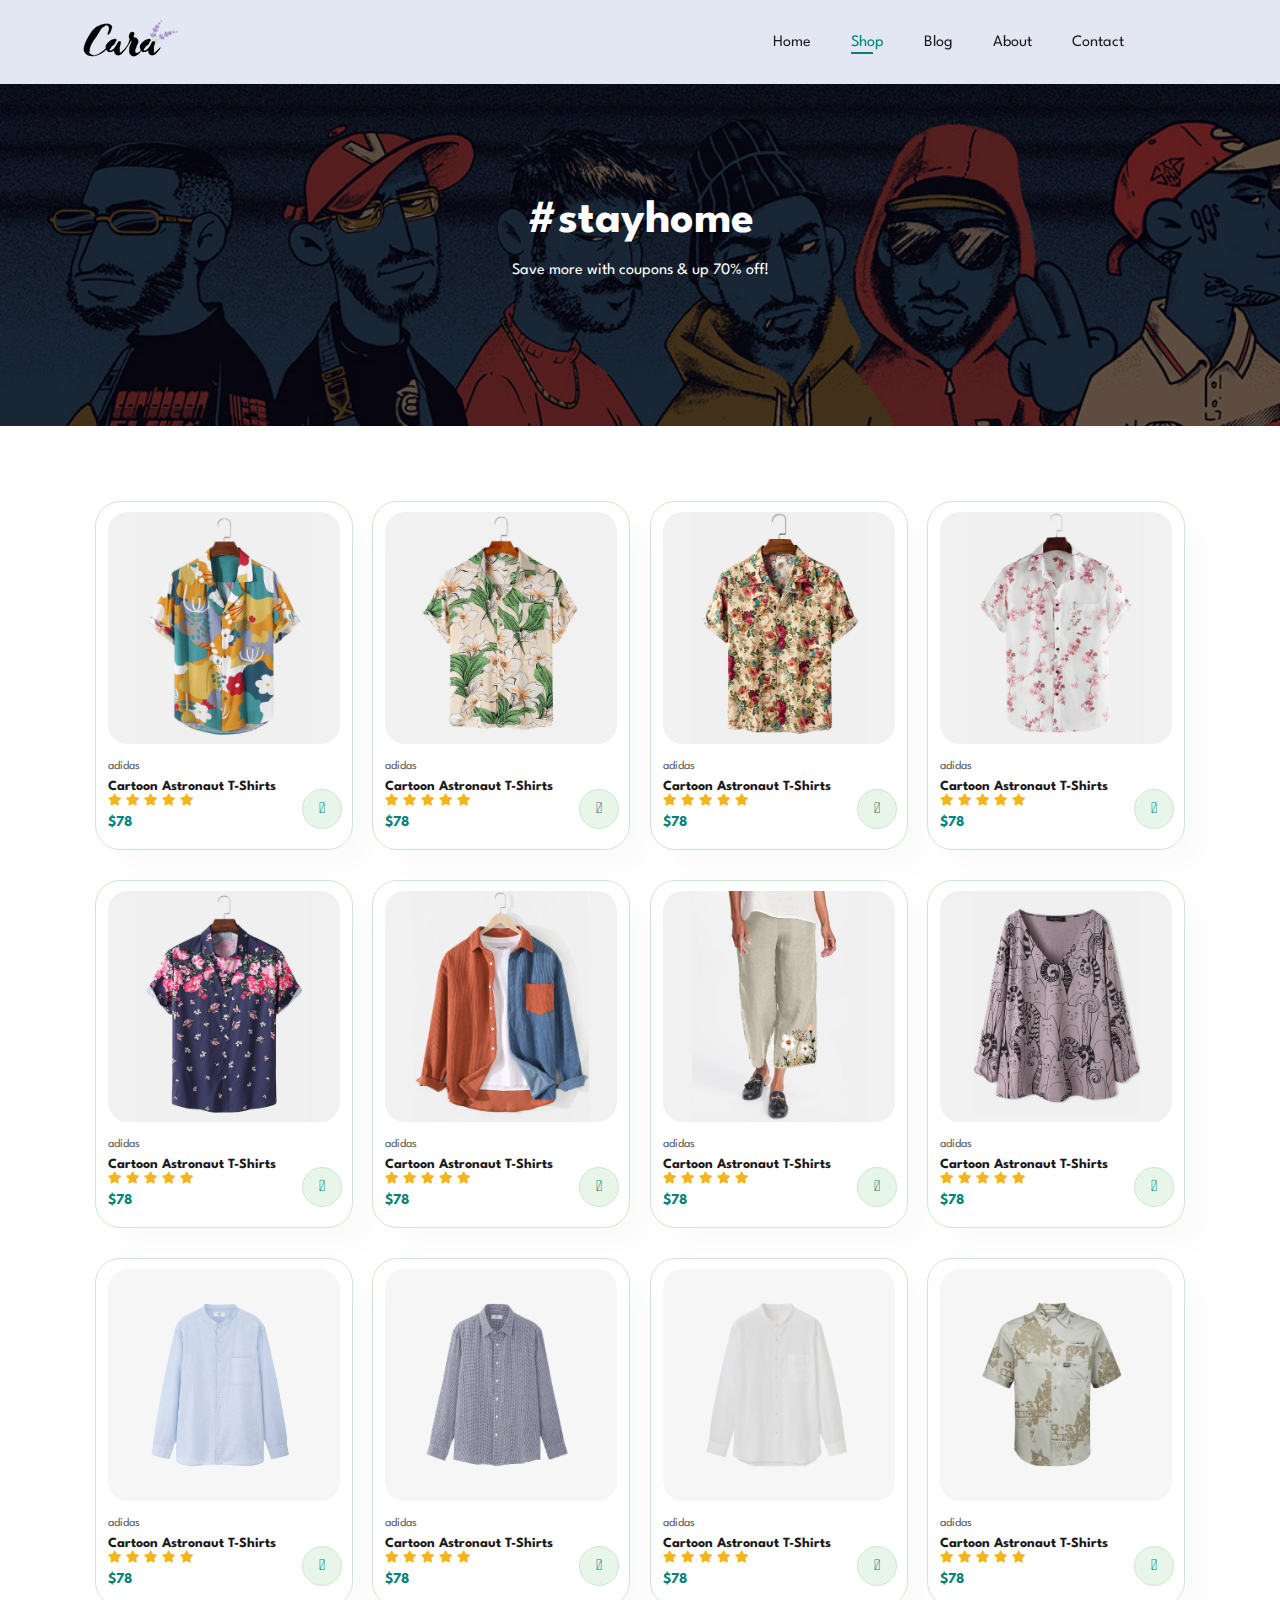
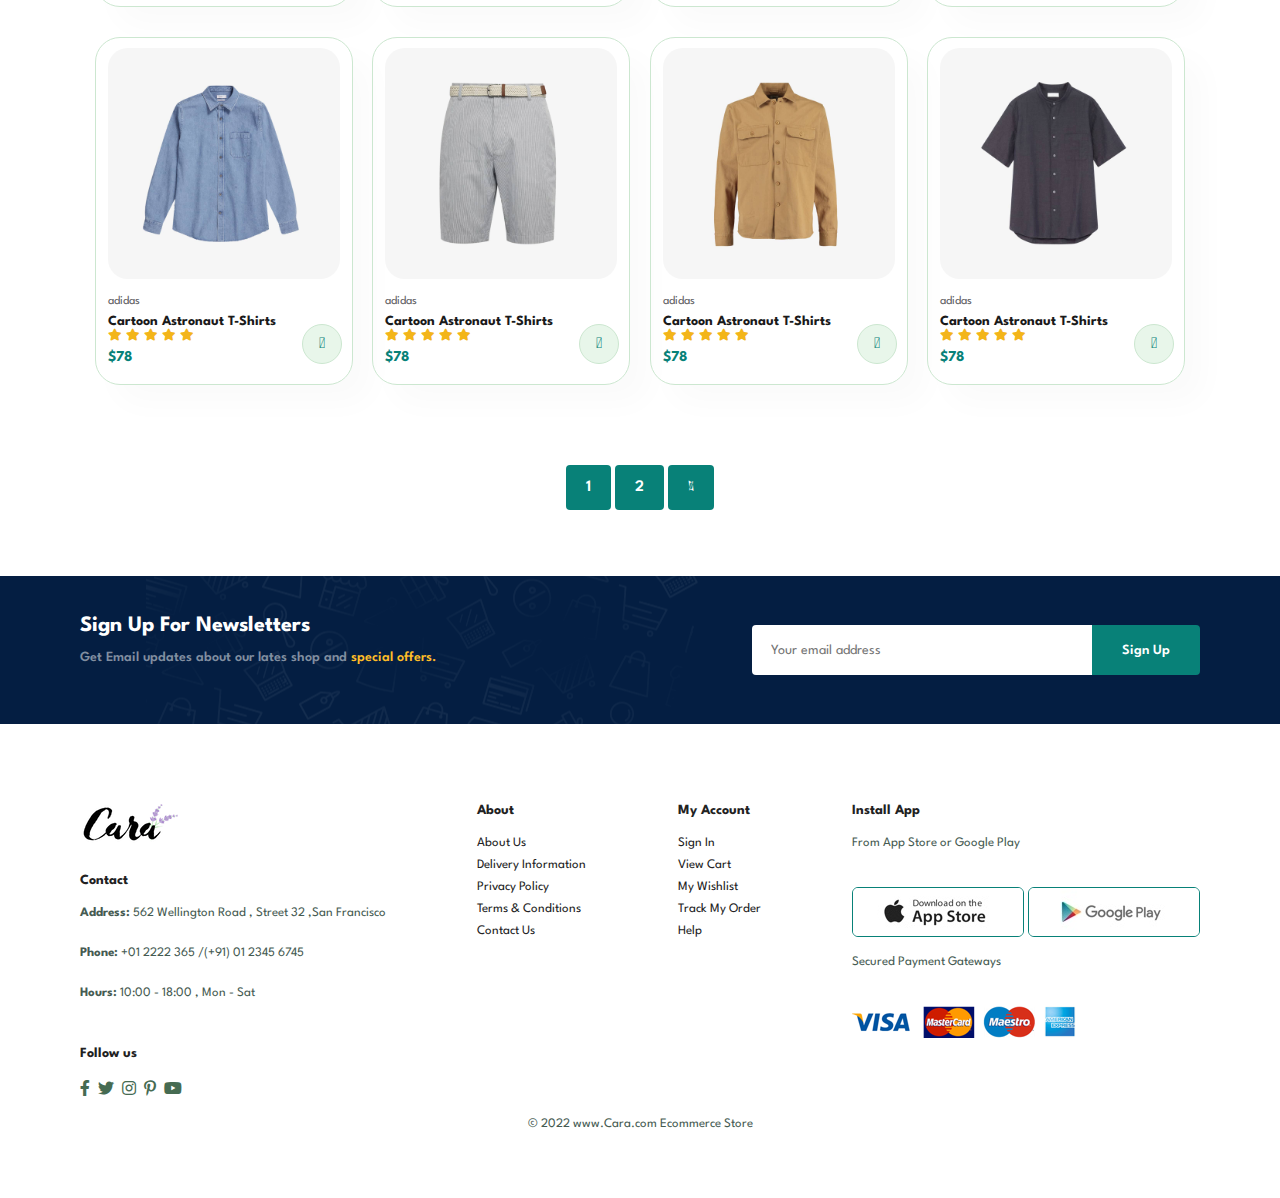
<file: shop.html>
<!DOCTYPE html>
<html lang="en">
  <head>
    <meta charset="UTF-8" />
    <meta http-equiv="X-UA-Compatible" content="IE=edge" />
    <meta name="viewport" content="width=device-width, initial-scale=1.0" />
    <link rel="stylesheet" href="style.css" />
    <link
      rel="stylesheet"
      href="https://pro.fontawesome.com/releases/v5.10.0/css/all.css"
    />
    <title>Ecommerce</title>
  </head>
  <body>
    <nav id="header">
      <a href="#"><img src="img/logo.png" alt="logo" class="logo" /></a>
      <div>
        <ul id="navbar">
          <i id="bar2" class="fas fa-indent"></i>
          <li><a href="index.html">Home</a></li>
          <li><a class="active" href="shop.html">Shop</a></li>
          <li><a href="blog.html">Blog</a></li>
          <li><a href="about.html">About</a></li>
          <li><a href="contact.html">Contact</a></li>
          <li id="lg-bag">
            <a href="cart.html"><i class="fas fa-shopping-bag"></i></a>
          </li>
        </ul>
      </div>
      <div id="mobile">
        <a href="cart.html"><i class="fas fa-shopping-bag"></i></a>
        <i id="bar1" class="fas fa-outdent"></i>
      </div>
    </nav>
    <section id="page-header">
      <h2>#stayhome</h2>

      <p>Save more with coupons & up 70% off!</p>
    </section>

    <section id="product1" class="section-p1">
      <!-- pro - product  -->
      <div class="pro-container">
        <div class="pro" onclick="window.location.href='sproduct.html';">
          <img src="img/products/f1.jpg" alt="product" />
          <div class="des">
            <span>adidas</span>
            <h5>Cartoon Astronaut T-Shirts</h5>
            <div class="star">
              <i class="fas fa-star"></i>
              <i class="fas fa-star"></i>
              <i class="fas fa-star"></i>
              <i class="fas fa-star"></i>
              <i class="fas fa-star"></i>
              <h4>$78</h4>
            </div>
          </div>
          <a href="#"><i class="fal fa-shopping-cart cart"></i></a>
        </div>
        <div class="pro">
          <img src="img/products/f2.jpg" alt="product" />
          <div class="des">
            <span>adidas</span>
            <h5>Cartoon Astronaut T-Shirts</h5>
            <div class="star">
              <i class="fas fa-star"></i>
              <i class="fas fa-star"></i>
              <i class="fas fa-star"></i>
              <i class="fas fa-star"></i>
              <i class="fas fa-star"></i>
              <h4>$78</h4>
            </div>
          </div>
          <a href="#"><i class="fal fa-shopping-cart cart"></i></a>
        </div>
        <div class="pro">
          <img src="img/products/f3.jpg" alt="product" />
          <div class="des">
            <span>adidas</span>
            <h5>Cartoon Astronaut T-Shirts</h5>
            <div class="star">
              <i class="fas fa-star"></i>
              <i class="fas fa-star"></i>
              <i class="fas fa-star"></i>
              <i class="fas fa-star"></i>
              <i class="fas fa-star"></i>
              <h4>$78</h4>
            </div>
          </div>
          <a href="#"><i class="fal fa-shopping-cart cart"></i></a>
        </div>
        <div class="pro">
          <img src="img/products/f4.jpg" alt="product" />
          <div class="des">
            <span>adidas</span>
            <h5>Cartoon Astronaut T-Shirts</h5>
            <div class="star">
              <i class="fas fa-star"></i>
              <i class="fas fa-star"></i>
              <i class="fas fa-star"></i>
              <i class="fas fa-star"></i>
              <i class="fas fa-star"></i>
              <h4>$78</h4>
            </div>
          </div>
          <a href="#"><i class="fal fa-shopping-cart cart"></i></a>
        </div>
        <div class="pro">
          <img src="img/products/f5.jpg" alt="product" />
          <div class="des">
            <span>adidas</span>
            <h5>Cartoon Astronaut T-Shirts</h5>
            <div class="star">
              <i class="fas fa-star"></i>
              <i class="fas fa-star"></i>
              <i class="fas fa-star"></i>
              <i class="fas fa-star"></i>
              <i class="fas fa-star"></i>
              <h4>$78</h4>
            </div>
          </div>
          <a href="#"><i class="fal fa-shopping-cart cart"></i></a>
        </div>
        <div class="pro">
          <img src="img/products/f6.jpg" alt="product" />
          <div class="des">
            <span>adidas</span>
            <h5>Cartoon Astronaut T-Shirts</h5>
            <div class="star">
              <i class="fas fa-star"></i>
              <i class="fas fa-star"></i>
              <i class="fas fa-star"></i>
              <i class="fas fa-star"></i>
              <i class="fas fa-star"></i>
              <h4>$78</h4>
            </div>
          </div>
          <a href="#"><i class="fal fa-shopping-cart cart"></i></a>
        </div>
        <div class="pro">
          <img src="img/products/f7.jpg" alt="product" />
          <div class="des">
            <span>adidas</span>
            <h5>Cartoon Astronaut T-Shirts</h5>
            <div class="star">
              <i class="fas fa-star"></i>
              <i class="fas fa-star"></i>
              <i class="fas fa-star"></i>
              <i class="fas fa-star"></i>
              <i class="fas fa-star"></i>
              <h4>$78</h4>
            </div>
          </div>
          <a href="#"><i class="fal fa-shopping-cart cart"></i></a>
        </div>
        <div class="pro">
          <img src="img/products/f8.jpg" alt="product" />
          <div class="des">
            <span>adidas</span>
            <h5>Cartoon Astronaut T-Shirts</h5>
            <div class="star">
              <i class="fas fa-star"></i>
              <i class="fas fa-star"></i>
              <i class="fas fa-star"></i>
              <i class="fas fa-star"></i>
              <i class="fas fa-star"></i>
              <h4>$78</h4>
            </div>
          </div>
          <a href="#"><i class="fal fa-shopping-cart cart"></i></a>
        </div>

        <div class="pro">
          <img src="img/products/n1.jpg" alt="product" />
          <div class="des">
            <span>adidas</span>
            <h5>Cartoon Astronaut T-Shirts</h5>
            <div class="star">
              <i class="fas fa-star"></i>
              <i class="fas fa-star"></i>
              <i class="fas fa-star"></i>
              <i class="fas fa-star"></i>
              <i class="fas fa-star"></i>
              <h4>$78</h4>
            </div>
          </div>
          <a href="#"><i class="fal fa-shopping-cart cart"></i></a>
        </div>
        <div class="pro">
          <img src="img/products/n2.jpg" alt="product" />
          <div class="des">
            <span>adidas</span>
            <h5>Cartoon Astronaut T-Shirts</h5>
            <div class="star">
              <i class="fas fa-star"></i>
              <i class="fas fa-star"></i>
              <i class="fas fa-star"></i>
              <i class="fas fa-star"></i>
              <i class="fas fa-star"></i>
              <h4>$78</h4>
            </div>
          </div>
          <a href="#"><i class="fal fa-shopping-cart cart"></i></a>
        </div>
        <div class="pro">
          <img src="img/products/n3.jpg" alt="product" />
          <div class="des">
            <span>adidas</span>
            <h5>Cartoon Astronaut T-Shirts</h5>
            <div class="star">
              <i class="fas fa-star"></i>
              <i class="fas fa-star"></i>
              <i class="fas fa-star"></i>
              <i class="fas fa-star"></i>
              <i class="fas fa-star"></i>
              <h4>$78</h4>
            </div>
          </div>
          <a href="#"><i class="fal fa-shopping-cart cart"></i></a>
        </div>
        <div class="pro">
          <img src="img/products/n4.jpg" alt="product" />
          <div class="des">
            <span>adidas</span>
            <h5>Cartoon Astronaut T-Shirts</h5>
            <div class="star">
              <i class="fas fa-star"></i>
              <i class="fas fa-star"></i>
              <i class="fas fa-star"></i>
              <i class="fas fa-star"></i>
              <i class="fas fa-star"></i>
              <h4>$78</h4>
            </div>
          </div>
          <a href="#"><i class="fal fa-shopping-cart cart"></i></a>
        </div>
        <div class="pro">
          <img src="img/products/n5.jpg" alt="product" />
          <div class="des">
            <span>adidas</span>
            <h5>Cartoon Astronaut T-Shirts</h5>
            <div class="star">
              <i class="fas fa-star"></i>
              <i class="fas fa-star"></i>
              <i class="fas fa-star"></i>
              <i class="fas fa-star"></i>
              <i class="fas fa-star"></i>
              <h4>$78</h4>
            </div>
          </div>
          <a href="#"><i class="fal fa-shopping-cart cart"></i></a>
        </div>
        <div class="pro">
          <img src="img/products/n6.jpg" alt="product" />
          <div class="des">
            <span>adidas</span>
            <h5>Cartoon Astronaut T-Shirts</h5>
            <div class="star">
              <i class="fas fa-star"></i>
              <i class="fas fa-star"></i>
              <i class="fas fa-star"></i>
              <i class="fas fa-star"></i>
              <i class="fas fa-star"></i>
              <h4>$78</h4>
            </div>
          </div>
          <a href="#"><i class="fal fa-shopping-cart cart"></i></a>
        </div>
        <div class="pro">
          <img src="img/products/n7.jpg" alt="product" />
          <div class="des">
            <span>adidas</span>
            <h5>Cartoon Astronaut T-Shirts</h5>
            <div class="star">
              <i class="fas fa-star"></i>
              <i class="fas fa-star"></i>
              <i class="fas fa-star"></i>
              <i class="fas fa-star"></i>
              <i class="fas fa-star"></i>
              <h4>$78</h4>
            </div>
          </div>
          <a href="#"><i class="fal fa-shopping-cart cart"></i></a>
        </div>
        <div class="pro">
          <img src="img/products/n8.jpg" alt="product" />
          <div class="des">
            <span>adidas</span>
            <h5>Cartoon Astronaut T-Shirts</h5>
            <div class="star">
              <i class="fas fa-star"></i>
              <i class="fas fa-star"></i>
              <i class="fas fa-star"></i>
              <i class="fas fa-star"></i>
              <i class="fas fa-star"></i>
              <h4>$78</h4>
            </div>
          </div>
          <a href="#"><i class="fal fa-shopping-cart cart"></i></a>
        </div>
      </div>
    </section>

    <section id="pagination" class="section-p1">
      <a href="#">1</a>
      <a href="#">2</a>
      <a href="#"><i class="fal fa-long-arrow-alt-right"></i></a>
    </section>

    <section id="newsletter" class="section-p1 section-m1">
      <div class="newstext">
        <h4>Sign Up For Newsletters</h4>
        <p>
          Get Email updates about our lates shop and
          <span>special offers.</span>
        </p>
      </div>
      <form class="form">
        <input type="text" placeholder="Your email address" />
        <button class="normal">Sign Up</button>
      </form>
    </section>

    <footer class="section-p1">
      <div class="col">
        <img class="logo" src="img/logo.png" alt="logo" />
        <h4>Contact</h4>
        <p>
          <strong>Address: </strong> 562 Wellington Road , Street 32 ,San
          Francisco
        </p>
        <p><strong>Phone: </strong> +01 2222 365 /(+91) 01 2345 6745</p>
        <p><strong>Hours: </strong> 10:00 - 18:00 , Mon - Sat</p>
        <div class="follow">
          <h4>Follow us</h4>
          <div class="icon">
            <i class="fab fa-facebook-f"></i>
            <i class="fab fa-twitter"></i>
            <i class="fab fa-instagram"></i>
            <i class="fab fa-pinterest-p"></i>
            <i class="fab fa-youtube"></i>
          </div>
        </div>
      </div>
      <div class="col">
        <h4>About</h4>
        <a href="#"> About Us </a>
        <a href="#"> Delivery Information </a>
        <a href="#"> Privacy Policy</a>
        <a href="#"> Terms & Conditions </a>
        <a href="#"> Contact Us </a>
      </div>
      <div class="col">
        <h4>My Account</h4>
        <a href="#"> Sign In </a>
        <a href="#"> View Cart </a>
        <a href="#"> My Wishlist</a>
        <a href="#"> Track My Order </a>
        <a href="#"> Help </a>
      </div>
      <div class="col install">
        <h4>Install App</h4>
        <p>From App Store or Google Play</p>
        <div class="row">
          <img src="img/pay/app.jpg" alt="app" />
          <img src="img/pay/play.jpg" alt="app" />
        </div>
        <p>Secured Payment Gateways</p>
        <img src="img/pay/pay.png" alt="pay" />
      </div>
      <div class="copyright">
        <p>&copy; 2022 www.Cara.com Ecommerce Store</p>
      </div>
    </footer>
    <script src="script.js"></script>
  </body>
</html>
</file>
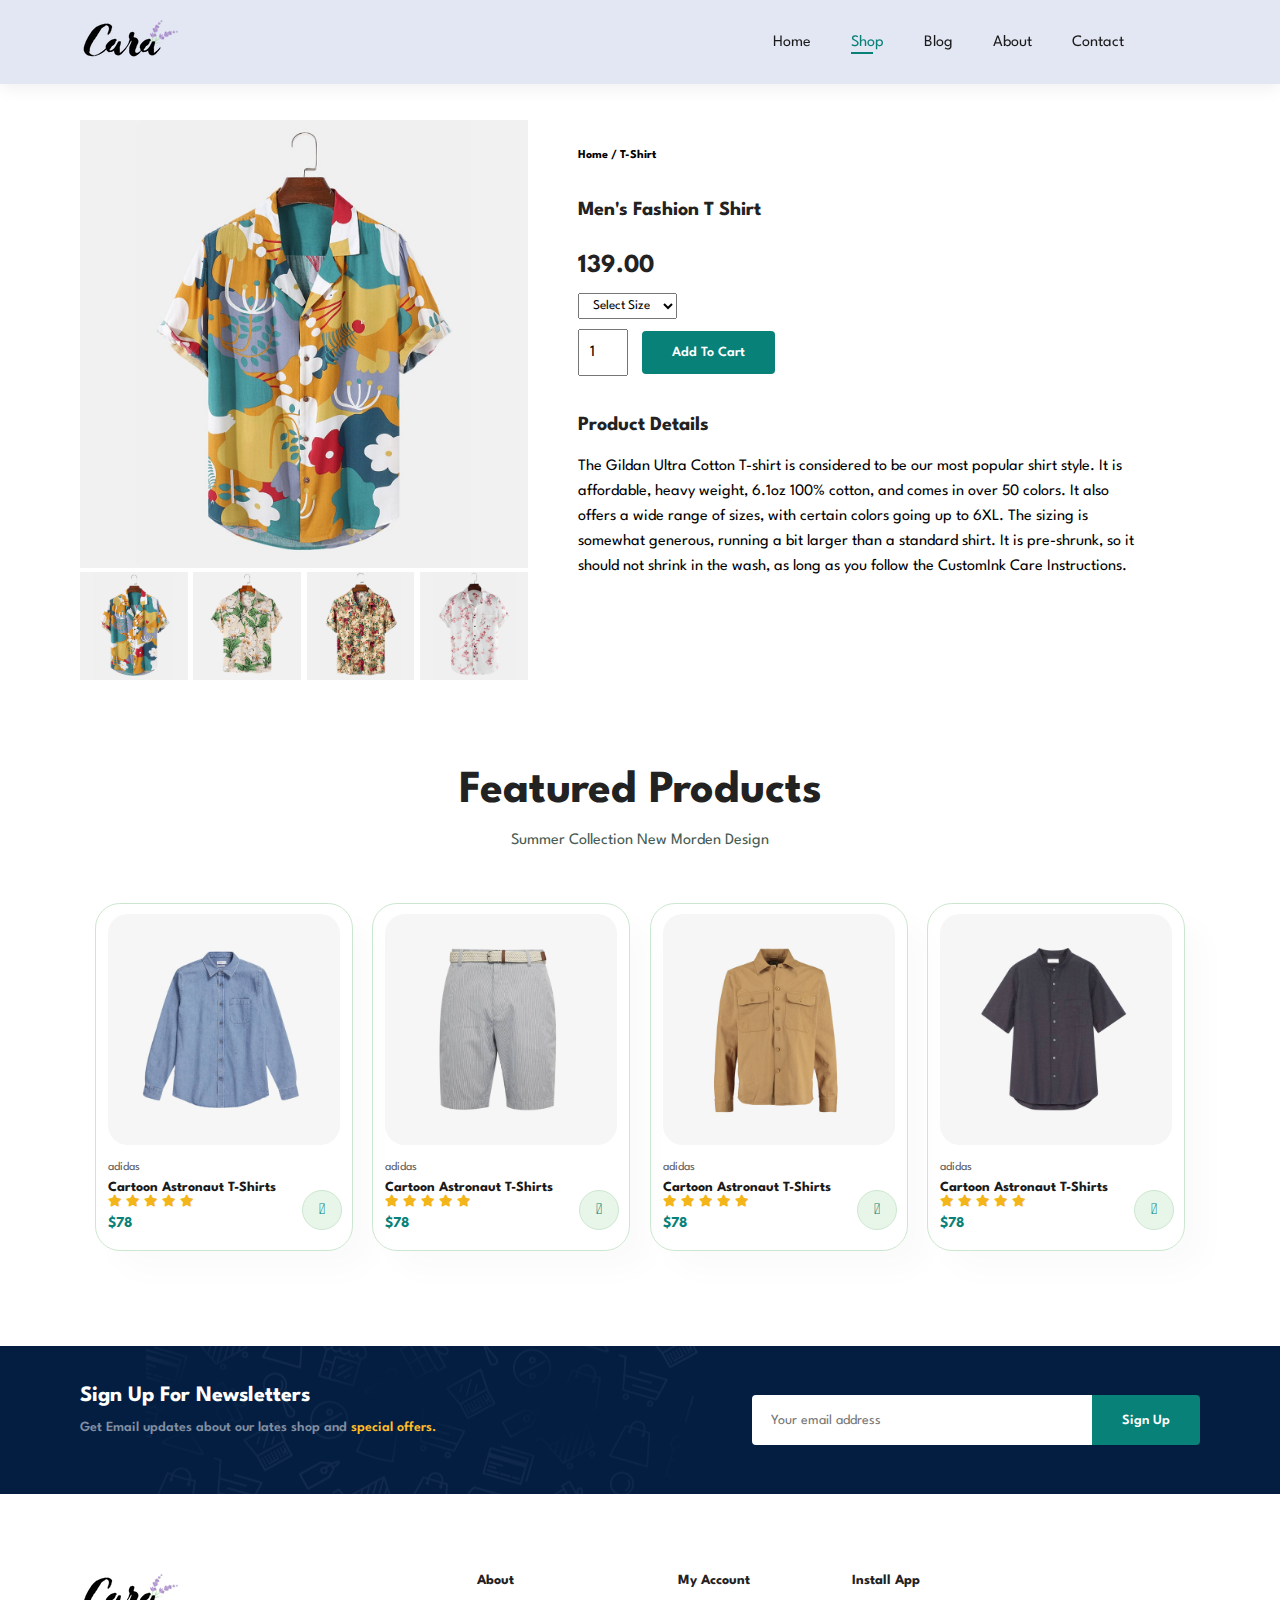
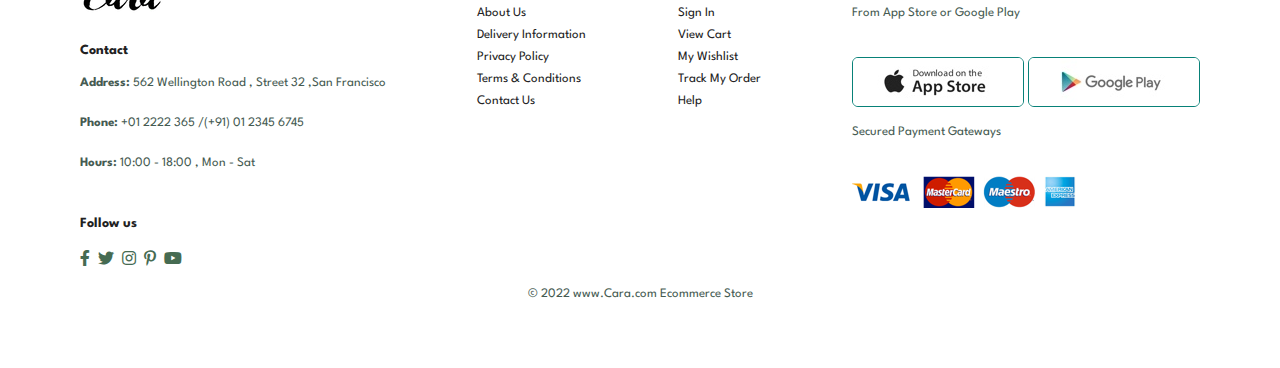
<file: sproduct.html>
<!DOCTYPE html>
<html lang="en">
  <head>
    <meta charset="UTF-8" />
    <meta http-equiv="X-UA-Compatible" content="IE=edge" />
    <meta name="viewport" content="width=device-width, initial-scale=1.0" />
    <link rel="stylesheet" href="style.css" />
    <link
      rel="stylesheet"
      href="https://pro.fontawesome.com/releases/v5.10.0/css/all.css"
    />
    <title>Ecommerce</title>
  </head>
  <body>
    <nav id="header">
      <a href="#"><img src="img/logo.png" alt="logo" class="logo" /></a>
      <div>
        <ul id="navbar">
          <i id="bar2" class="fas fa-indent"></i>
          <li><a href="index.html">Home</a></li>
          <li><a class="active" href="shop.html">Shop</a></li>
          <li><a href="blog.html">Blog</a></li>
          <li><a href="about.html">About</a></li>
          <li><a href="contact.html">Contact</a></li>
          <li id="lg-bag">
            <a href="cart.html"><i class="fas fa-shopping-bag"></i></a>
          </li>
        </ul>
      </div>
      <div id="mobile">
        <a href="cart.html"><i class="fas fa-shopping-bag"></i></a>
        <i id="bar1" class="fas fa-outdent"></i>
      </div>
    </nav>

    <section id="prodetails" class="section-p1">
      <div class="single-pro-image">
        <img src="img/products/f1.jpg" width="100%" id="MainImg" alt="" />
        <div class="small-img-group">
          <div class="small-img-col">
            <img
              src="img/products/f1.jpg"
              width="100%"
              class="small-img"
              alt=""
            />
          </div>
          <div class="small-img-col">
            <img
              src="img/products/f2.jpg"
              width="100%"
              class="small-img"
              alt=""
            />
          </div>
          <div class="small-img-col">
            <img
              src="img/products/f3.jpg"
              width="100%"
              class="small-img"
              alt=""
            />
          </div>
          <div class="small-img-col">
            <img
              src="img/products/f4.jpg"
              width="100%"
              class="small-img"
              alt=""
            />
          </div>
        </div>
      </div>

      <div class="single-pro-details">
        <h6>Home / T-Shirt</h6>
        <h4>Men's Fashion T Shirt</h4>
        <h2>139.00</h2>
        <select>
          <option>Select Size</option>
          <option>XL</option>
          <option>XXL</option>
          <option>Small</option>
          <option>Large</option>
        </select>
        <input type="number" value="1" />
        <button class="normal">Add To Cart</button>
        <h4>Product Details</h4>
        <span
          >The Gildan Ultra Cotton T-shirt is considered to be our most popular
          shirt style. It is affordable, heavy weight, 6.1oz 100% cotton, and
          comes in over 50 colors. It also offers a wide range of sizes, with
          certain colors going up to 6XL. The sizing is somewhat generous,
          running a bit larger than a standard shirt. It is pre-shrunk, so it
          should not shrink in the wash, as long as you follow the CustomInk
          Care Instructions.
        </span>
      </div>
    </section>
    <section id="product1" class="section-p1">
      <h2>Featured Products</h2>
      <p>Summer Collection New Morden Design</p>
      <!-- pro - product  -->
      <div class="pro-container">
        <div class="pro">
          <img src="img/products/n5.jpg" alt="product" />
          <div class="des">
            <span>adidas</span>
            <h5>Cartoon Astronaut T-Shirts</h5>
            <div class="star">
              <i class="fas fa-star"></i>
              <i class="fas fa-star"></i>
              <i class="fas fa-star"></i>
              <i class="fas fa-star"></i>
              <i class="fas fa-star"></i>
              <h4>$78</h4>
            </div>
          </div>
          <a href="#"><i class="fal fa-shopping-cart cart"></i></a>
        </div>
        <div class="pro">
          <img src="img/products/n6.jpg" alt="product" />
          <div class="des">
            <span>adidas</span>
            <h5>Cartoon Astronaut T-Shirts</h5>
            <div class="star">
              <i class="fas fa-star"></i>
              <i class="fas fa-star"></i>
              <i class="fas fa-star"></i>
              <i class="fas fa-star"></i>
              <i class="fas fa-star"></i>
              <h4>$78</h4>
            </div>
          </div>
          <a href="#"><i class="fal fa-shopping-cart cart"></i></a>
        </div>
        <div class="pro">
          <img src="img/products/n7.jpg" alt="product" />
          <div class="des">
            <span>adidas</span>
            <h5>Cartoon Astronaut T-Shirts</h5>
            <div class="star">
              <i class="fas fa-star"></i>
              <i class="fas fa-star"></i>
              <i class="fas fa-star"></i>
              <i class="fas fa-star"></i>
              <i class="fas fa-star"></i>
              <h4>$78</h4>
            </div>
          </div>
          <a href="#"><i class="fal fa-shopping-cart cart"></i></a>
        </div>
        <div class="pro">
          <img src="img/products/n8.jpg" alt="product" />
          <div class="des">
            <span>adidas</span>
            <h5>Cartoon Astronaut T-Shirts</h5>
            <div class="star">
              <i class="fas fa-star"></i>
              <i class="fas fa-star"></i>
              <i class="fas fa-star"></i>
              <i class="fas fa-star"></i>
              <i class="fas fa-star"></i>
              <h4>$78</h4>
            </div>
          </div>
          <a href="#"><i class="fal fa-shopping-cart cart"></i></a>
        </div>
      </div>
    </section>
    <section id="newsletter" class="section-p1 section-m1">
      <div class="newstext">
        <h4>Sign Up For Newsletters</h4>
        <p>
          Get Email updates about our lates shop and
          <span>special offers.</span>
        </p>
      </div>
      <form class="form">
        <input type="text" placeholder="Your email address" />
        <button class="normal">Sign Up</button>
      </form>
    </section>

    <footer class="section-p1">
      <div class="col">
        <img class="logo" src="img/logo.png" alt="logo" />
        <h4>Contact</h4>
        <p>
          <strong>Address: </strong> 562 Wellington Road , Street 32 ,San
          Francisco
        </p>
        <p><strong>Phone: </strong> +01 2222 365 /(+91) 01 2345 6745</p>
        <p><strong>Hours: </strong> 10:00 - 18:00 , Mon - Sat</p>
        <div class="follow">
          <h4>Follow us</h4>
          <div class="icon">
            <i class="fab fa-facebook-f"></i>
            <i class="fab fa-twitter"></i>
            <i class="fab fa-instagram"></i>
            <i class="fab fa-pinterest-p"></i>
            <i class="fab fa-youtube"></i>
          </div>
        </div>
      </div>
      <div class="col">
        <h4>About</h4>
        <a href="#"> About Us </a>
        <a href="#"> Delivery Information </a>
        <a href="#"> Privacy Policy</a>
        <a href="#"> Terms & Conditions </a>
        <a href="#"> Contact Us </a>
      </div>
      <div class="col">
        <h4>My Account</h4>
        <a href="#"> Sign In </a>
        <a href="#"> View Cart </a>
        <a href="#"> My Wishlist</a>
        <a href="#"> Track My Order </a>
        <a href="#"> Help </a>
      </div>
      <div class="col install">
        <h4>Install App</h4>
        <p>From App Store or Google Play</p>
        <div class="row">
          <img src="img/pay/app.jpg" alt="app" />
          <img src="img/pay/play.jpg" alt="app" />
        </div>
        <p>Secured Payment Gateways</p>
        <img src="img/pay/pay.png" alt="pay" />
      </div>
      <div class="copyright">
        <p>&copy; 2022 www.Cara.com Ecommerce Store</p>
      </div>
    </footer>
    <script src="script.js"></script>
  </body>
</html>
</file>
<file: style.css>
/* General design properties */
@import url("https://fonts.googleapis.com/css2?family=Spartan&family=Ubuntu&display=swap");
* {
  margin: 0;
  padding: 0;
  box-sizing: border-box;
  font-family: "Spartan", sans-serif;
}
h1 {
  font-size: 50px;
  line-height: 64px;
  color: black;
}
h2 {
  font-size: 46px;
  line-height: 54px;
  color: #222;
}
h4 {
  font-size: 20px;
  color: #222;
}
h6 {
  font-weight: 700;
  font-size: 12px;
}
p {
  font-size: 16px;
  color: #465b52;
  /* top right bottom left */
  margin: 15px 0 20px 0;
}
.section-p1 {
  /* top , bottom = 40px and left,right = 80px */
  padding: 40px 80px;
}
.section-m1 {
  margin: 40px 0;
}
button.normal {
  font-size: 14px;
  font-weight: 600;
  padding: 15px 30px;
  color: #000;
  background-color: #fff;
  border-radius: 4px;
  cursor: pointer;
  border: none;
  transition: 0.2s;
  outline: none;
}
button.white {
  font-size: 13px;
  font-weight: 600;
  padding: 11px 18px;
  color: #fff;
  background-color: transparent;
  cursor: pointer;
  border: 2px solid white;
  transition: 0.2s;
  outline: none;
}
body {
  width: 100%;
}
/* # HOME PAGE # */

/* Header */
#header {
  display: flex;
  align-items: center;
  justify-content: space-between;
  padding: 20px 80px;
  background: #e3e6f3;
  /* offset-x | offset-y | blur-radius | spread-radius(skipped) | color */
  box-shadow: 0 5px 15px rgba(0, 0, 0, 0.06);
  /* nav effect */
  position: fixed;
  top: 0;
  z-index: 700;
  /* height: 84.5px; */
  width: 100%;
  transition: 0.4s ease;
}
#navbar {
  display: flex;
  align-items: center;
  justify-content: center;
}
.fas {
  font-weight: unset !important;
}
#navbar li {
  /* removes bullets in list */
  list-style: none;
  padding: 0 20px;
  /* makes sure that the content inside should be positioned relative to "#navbar li"  */
  position: relative;
}
#navbar li a {
  /* removes the underline on hyperlinks */
  text-decoration: none;
  font-size: 16px;
  font-weight: 600px;
  color: #1a1a1a;
  transition: 0.3s ease;
}
#navbar li a:hover,
#navbar li a.active {
  color: #088178;
}
/* adding pseudo element after */
/* #navbar li a.active::after - add something after content */
#navbar li a.active::after
/* #navbar li a:hover::after - now apply properties of "after" class whenever you hover "#navbar li a" */
,#navbar li a:hover::after {
  content: "";
  width: 30%;
  position: absolute;
  height: 2px;
  left: 20px;
  bottom: -4px;
  background: #088178;
}
#mobile {
  display: none;
  align-items: center;
}
#bar2 {
  display: none;
}
/* hero section */
#hero {
  background: url("./img/hero4.png");
  /* makes the img fit inside the container */
  background-size: cover;
  height: 90vh;
  width: 100%;
  background-position: top 25% right 0;
  padding: 0 80px;
  display: flex;
  flex-direction: column;
  align-items: start;
  justify-content: center;
  margin-top: 66px;
}
#hero h4 {
  padding-bottom: 15px;
}
#hero h1 {
  color: #088178;
}
#hero button {
  background: url("./img/button.png");
  padding: 14px 80px 14px 65px;
  background-color: transparent;
  border: 0;
  color: #088178;
  font-weight: 700;
  font-size: 15px;
  background-repeat: no-repeat;
  cursor: pointer;
}
/* feature section */
#feature {
  display: flex;
  align-items: center;
  justify-content: space-evenly;
  flex-wrap: wrap;
}
#feature .fe-box {
  text-align: center;
  width: 180px;
  padding: 25px 15px;
  box-shadow: 20px 20px 35px rgba(0, 0, 0, 0.03);
  border: 1px solid #cce7d0;
  border-radius: 6px;
  margin: 15px 5px;
}
#feature .fe-box:hover {
  box-shadow: 10px 10px 55px rgba(0, 0, 0, 0.1);
}
#feature .fe-box img {
  width: 100%;
  margin-bottom: 10px;
}
#feature .fe-box h6 {
  padding: 9px 10px 8px 10px;
  color: #088178;
  background: #fddde4;
  border-radius: 4px;
  display: inline-block;
}
#feature .fe-box:nth-child(2) h6 {
  background-color: #cdebbc;
}
#feature .fe-box:nth-child(3) h6 {
  background-color: #d1e8f2;
}
#feature .fe-box:nth-child(4) h6 {
  background-color: #cdd4f8;
}
#feature .fe-box:nth-child(5) h6 {
  background-color: #f6dbf6;
}
#feature .fe-box:nth-child(6) h6 {
  background-color: #fff2e5;
}

/* Products section */

#product1 {
  text-align: center;
}
#product1 .pro {
  width: 23%;
  min-width: 250px;
  padding: 10px 12px;
  border: 1px solid #cce7d0;
  border-radius: 25px;
  cursor: pointer;
  box-shadow: 20px 20px 30px rgba(0, 0, 0, 0.02);
  margin: 15px 5px;
  position: relative;
}
#product1 .pro:hover {
  box-shadow: 20px 20px 30px rgba(0, 0, 0, 0.06);
}
#product1 .pro img {
  width: 100%;
  border-radius: 20px;
}
#product1 .pro .des {
  text-align: start;
  padding: 10px 0;
}
#product1 .pro .des span {
  color: #606063;
  font-size: 12px;
}
#product1 .pro .des h5 {
  padding-top: 7px;
  color: #1a1a1a;
  font-size: 14px;
}
#product1 .pro .des i {
  font-size: 12px;
  color: rgb(243, 181, 25);
  font-weight: 700 !important;
}
#product1 .pro .des h4 {
  padding-top: 7px;
  font-size: 15px;
  font-weight: 700;
  color: #088178;
}
#product1 .pro .cart {
  width: 40px;
  height: 40px;
  line-height: 40px;
  color: #088178;
  background: #e8f6ea;
  font-weight: 500;
  border-radius: 50px;
  border: 1px solid #cce7d0;
  position: absolute;
  bottom: 20px;
  right: 10px;
}
#product1 .pro-container {
  display: flex;
  justify-content: space-evenly;
  align-items: center;
  flex-wrap: wrap;
  padding-top: 20px;
}

/* Banner Section */
#banner {
  width: 100%;
  height: 40vh;
  display: flex;
  flex-direction: column;
  align-items: center;
  justify-content: center;
  text-align: center;
  background: url("img/banner/b2.jpg");
  background-size: cover;
  background-position: center;
}
#banner h4 {
  color: #fff;
  font-size: 16px;
}
#banner h2 {
  color: #fff;
  font-size: 30px;
  padding: 10px 0;
}

#banner h2 span {
  color: #ef3636;
  font-weight: 700;
}
#banner button:hover {
  /* this hover effect is great */
  background-color: #088178;
  color: white;
}
/* New Product section */

/* Small banner */
#sm-banner {
  display: flex;
  justify-content: space-between;
  flex-wrap: wrap;
}
#sm-banner .banner-box {
  width: 49%;
  min-width: 580px;
  height: 50vh;
  display: flex;
  flex-direction: column;
  align-items: start;
  justify-content: center;
  background: url("img/banner/b17.jpg");
  background-size: cover;
  background-position: center;
  padding: 30px;
}
#sm-banner .banner-box2 {
  background: url("img/banner/b10.jpg");
  background-size: cover;
  background-position: center;
}
#sm-banner h4 {
  color: #fff;
  font-size: 20px;
  font-weight: 300;
}
#sm-banner h2 {
  color: #fff;
  font-size: 28px;
  font-weight: 800;
}
#sm-banner span {
  color: #fff;
  font-size: 14px;
  font-weight: 500;
  padding-bottom: 15px;
}

#sm-banner .banner-box:hover button {
  /* button inside "banner-box" should get affected when we hover on "banner-box" */
  background-color: #088178;
  border-color: #088178;
}

/* sectin banner3 */
#banner3 {
  display: flex;
  justify-content: space-between;
  flex-wrap: wrap;
  padding: 0 80px;
}
#banner3 .banner-box {
  min-width: 30%;
  height: 30vh;
  display: flex;
  flex-direction: column;
  align-items: start;
  justify-content: center;
  background: url("img/banner/b7.jpg");
  background-size: cover;
  background-position: center;
  padding: 20px;
  margin-bottom: 20px;
}
#banner3 .banner-box2 {
  background: url("img/banner/b4.jpg");
  background-size: cover;
  background-position: center;
}
#banner3 .banner-box3 {
  background: url("img/banner/b18.jpg");
  background-size: cover;
  background-position: center;
}
#banner3 h2 {
  color: #fff;
  font-weight: 900;
  font-size: 22px;
}
#banner3 h3 {
  color: #ec544e;
  font-weight: 800;
  font-size: 15px;
}

#newsletter {
  display: flex;
  flex-wrap: wrap;
  align-items: center;
  justify-content: space-between;
  background-image: url("img/banner/b14.png");
  background-repeat: no-repeat;
  background-position: 20% 30%;
  background-color: #041e42;
}
#newsletter h4 {
  color: #fff;
  font-size: 22px;
  font-weight: 700;
}
#newsletter p {
  font-size: 14px;
  font-weight: 600;
  color: #818ea0;
}
#newsletter p span {
  color: #ffbd27;
}
#newsletter .form {
  display: flex;
  width: 40%;
}
#newsletter input {
  height: 3.125rem;
  padding: 0 1.25em;
  font-size: 14px;
  width: 100%;
  border: 1px solid transparent;
  border-radius: 4px;
  outline: none;
  border-top-right-radius: 0;
  border-bottom-right-radius: 0;
}
#newsletter button {
  background-color: #088178;
  color: #fff;
  white-space: nowrap;
  border-top-left-radius: 0;
  border-bottom-left-radius: 0;
}
/* Footer Section */
footer {
  display: flex;
  flex-wrap: wrap;
  justify-content: space-between;
}

footer .col {
  display: flex;
  flex-direction: column;
  align-items: flex-start;
  margin-bottom: 20px;
}
footer .logo {
  margin-bottom: 30px;
}
footer h4 {
  font-size: 14px;
  padding-bottom: 20px;
}
footer p {
  font-size: 13px;
  padding-bottom: 20px;
  margin: 0 0 8px 0;
}
footer a {
  font-size: 13px;
  text-decoration: none;
  color: #222;
  margin-bottom: 10px;
}
footer .follow {
  margin-top: 20px;
}
footer .follow i {
  color: #466b52;
  padding-right: 4px;
  cursor: pointer;
}
footer .install .row img {
  border: 1px solid #088178;
  border-radius: 6px;
}
footer .install img {
  margin: 10px 0 15px 0;
}
footer .follow i:hover,
footer a:hover {
  color: #088178;
}

footer .copyright {
  width: 100%;
  text-align: center;
}

/* # Shop Page # */

/* page header */
#page-header {
  background-image: url("img/banner/b1.jpg");
  background-size: cover;
  height: 40vh;
  width: 100%;
  padding: 14px;
  display: flex;
  flex-direction: column;
  align-items: center;
  justify-content: center;
  margin-top: 66px;
  text-align: center;
}
#page-header h2,
#page-header p {
  color: white;
}

/* pagination */
#pagination {
  text-align: center;
}
#pagination a {
  text-decoration: none;
  background-color: #088178;
  padding: 15px 20px;
  border-radius: 4px;
  color: white;
  font-weight: 600;
}
#pagination a i {
  font-weight: 600;
  font-size: 16px;
}

/* # Single Product # */
#prodetails {
  display: flex;
  margin-top: 80px;
}
#prodetails .single-pro-image {
  width: 40%;
  margin-right: 50px;
}
.small-img-group {
  display: flex;
  justify-content: space-between;
}
.small-img-col {
  flex-basis: 24%;
  cursor: pointer;
}
#prodetails .single-pro-details {
  width: 50%;
  padding-top: 30px;
}

#prodetails .single-pro-details h4 {
  padding: 40px 0 20px 0;
}
#prodetails .single-pro-details h2 {
  font-size: 26px;
}
#prodetails .single-pro-details select {
  display: block;
  padding: 5px 10px;
  margin-bottom: 10px;
}
#prodetails .single-pro-details input {
  width: 50px;
  height: 47px;
  padding-left: 10px;
  font-size: 16px;
  margin-right: 10px;
}
#prodetails .single-pro-details input:focus {
  /* Pseudo class - focus: can be used to do changes on form inputs */
  outline: none;
}
#prodetails .single-pro-details button {
  background-color: #088178;
  color: #fff;
}
#prodetails .single-pro-details span {
  line-height: 25px;
}

/* # Blog page # */

#page-header.blog-header {
  background: url("img/banner/b19.jpg");
}

#blog {
  padding: 150px 150px 0 150px;
}
#blog .blog-box {
  display: flex;
  align-items: center;
  width: 100%;
  position: relative;
  padding-bottom: 90px;
}
#blog .blog-img {
  width: 50%;
  margin-right: 40px;
  z-index: 100;
}
#blog img {
  width: 100%;
  height: 300px;
  object-fit: cover;
}
#blog .blog-details {
  width: 50%;
}
#blog .blog-details a {
  text-decoration: none;
  font-size: 11px;
  color: #000;
  font-weight: 700;
  position: relative;
  transition: 0.3s;
}
#blog .blog-details a::after {
  content: "";
  width: 50px;
  height: 1px;
  background-color: #000;
  position: absolute;
  top: 4px;
  right: -60px;
}
#blog .blog-details a:hover {
  color: #088178;
}

#blog .blog-details a:hover::after {
  background-color: #088178;
}
#blog .blog-box h1 {
  position: absolute;
  top: -40px;
  left: 0;
  font-size: 70px;
  font-weight: 700;
  color: #c9cbce;
}

/* About Page */
#page-header.about-header {
  background-image: url("img/about/banner.png");
}
#about-head {
  display: flex;
  align-items: center;
}
#about-head img {
  width: 50%;
  height: auto;
}
#about-head div {
  width: 50%;
  padding-left: 40px;
}

#about-app {
  text-align: center;
}
#about-app .video {
  width: 70%;
  height: 100%;
  margin: 30px auto 0 auto;
}
#about-app .video video {
  width: 100%;
  height: 100%;
  border-radius: 20px;
}
/* # Contact Page # */

#contact-details {
  display: flex;
  align-items: center;
  justify-content: space-between;
}

#contact-details .details {
  width: 40%;
}
#contact-details .details span,
#form-details form span {
  font-size: 12px;
}
#contact-details .details h2 {
  font-size: 26px;
  line-height: 35px;
  padding: 20px 0;
}

#contact-details .details h3 {
  font-size: 16px;
  padding-bottom: 15px;
}

#contact-details .details li {
  list-style: none;
  display: flex;
  padding: 10px 0;
}

#contact-details .details li i {
  font-size: 14px;
  padding-right: 22px;
}
#contact-details .details li p {
  margin: 0;
  font-size: 14px;
}

#contact-details .map {
  width: 55%;
  height: 400px;
}
#contact-details .map iframe {
  width: 100%;
  height: 100%;
}
/* contact form */
#form-details {
  display: flex;
  justify-content: space-between;
  margin: 30px;
  padding: 80px;
  border: 1px solid #e1e1e1;
  border-radius: 20px;
}
#form-details form {
  width: 65%;
  display: flex;
  flex-direction: column;
  align-items: flex-start;
  margin-right: 10px;
}

#form-details form input,
#form-details form textarea {
  width: 100%;
  padding: 12px 15px;
  outline: none;
  margin-bottom: 20px;
  border: 1px solid #e1e1e1;
}
#form-details form button {
  background-color: #088178;
  color: #fff;
}
#form-details .people {
  display: flex;
  flex-direction: column;
  justify-content: center;
}
#form-details .people div {
  padding-bottom: 25px;
  display: flex;
  align-items: flex-start;
}
#form-details .people div img {
  width: 65px;
  height: 65px;
  object-fit: cover;
  margin-right: 15px;
}
#form-details .people div p {
  margin: 0;
  font-size: 13px;
  line-height: 25px;
}
#form-details .people div p span {
  display: block;
  font-size: 16px;
  font-weight: 600;
  color: #000;
}

/* # Cart Page # */
#cart {
  overflow-x: auto;
}
#cart table {
  width: 100%;
  border-collapse: collapse;
  table-layout: fixed;
  white-space: nowrap;
}
#cart table img {
  width: 100px;
}
#cart table td:nth-child(1) {
  width: 100px;
  text-align: center;
}
#cart table td:nth-child(2) {
  width: 150px;
  text-align: center;
}
#cart table td:nth-child(3) {
  width: 250px;
  text-align: center;
}
#cart table td:nth-child(4),
#cart table td:nth-child(5),
#cart table td:nth-child(6) {
  width: 150px;
  text-align: center;
}
#cart table td:nth-child(5) input {
  width: 70px;
  padding: 10px 5px 10px 15px;
}
#cart table thead {
  border: 1px solid #e2e9e1;
  border-left: none;
  border-right: none;
}
#cart table thead td {
  font-weight: 700;
  text-transform: uppercase;
  font-size: 13px;
  padding: 18px 0;
}
#cart table tbody tr td {
  padding-top: 15px;
}
#cart table tbody td {
  font-size: 13px;
}

#cart-add {
  display: flex;
  flex-wrap: wrap;
  justify-content: space-between;
}
#coupon {
  width: 50%;
  margin-bottom: 30px;
}
#coupon h3,
#subtotal h3 {
  padding-bottom: 15px;
}
#coupon input {
  padding: 10px 20px;
  outline: none;
  width: 60%;
  margin-right: 10px;
  border: 1px solid #e3e9e1;
}
#coupon button,
#subtotal button {
  background-color: #088178;
  color: #fff;
  padding: 10px 20px;
}
#subtotal {
  width: 50%;
  margin-bottom: 30px;
  border: 1px solid #e2e9e1;
  padding: 30px;
}
#subtotal table {
  border-collapse: collapse;
  width: 100%;
  margin-bottom: 20px;
}
#subtotal table td {
  border: 1px solid #e2e9e1;
  width: 50%;
  padding: 10px;
  font-size: 13px;
}

/* # Responsiveness # */

@media (max-width: 811px) {
  .section-p1 {
    padding: 40px 40px;
  }
  #navbar {
    display: flex;
    flex-direction: column;
    align-items: start;
    justify-content: start;
    position: fixed;
    top: 0;
    right: -300px;
    height: 100vh;
    width: 300px;
    background-color: #e3e6f3;
    box-shadow: 0 40px 60px rgba(0, 0, 0, 0.1);
    padding: 80px 0 0 10px;
    transition: 0.4s;
  }
  #navbar.active {
    right: 0px;
  }
  #navbar li {
    margin-bottom: 25px;
  }
  #mobile {
    display: flex;
    align-items: center;
  }
  #mobile i {
    color: #1a1a1a;
    font-size: 24px;
    padding-left: 20px;
  }
  #lg-bag {
    display: none;
  }
  #bar2 {
    display: initial;
    color: #1a1a1a;
    font-size: 24px;
    position: absolute;
    top: 30px;
    left: 30px;
  }
  #hero {
    height: 70vh;
    width: 100%;
    background-position: top 30% right 30%;
  }
  #banner {
    height: 20vh;
  }
  #sm-banner .banner-box {
    min-width: 100%;
    height: 30vh;
  }
  #banner3 {
    padding: 0 40px;
  }
  #banner3 .banner-box {
    width: 28%;
  }
  #newsletter .form {
    width: 70%;
  }
  footer .install .row img {
    border: 2px solid #088178;
  }
  /* Contact form */
  #form-details {
    padding: 40px;
  }
  #form-details form {
    width: 50%;
  }
}

@media (max-width: 477px) {
  .section-p1 {
    padding: 20px;
  }
  #header {
    padding: 10px 30px;
  }
  #hero {
    padding: 0 20px;
    background-position: 55%;
    margin-top: 57px;
  }
  h2 {
    font-size: 32px;
  }
  h1 {
    font-size: 38px;
  }
  #feature .fe-box {
    width: 157px;
  }
  #product1 .pro {
    width: 100%;
  }
  #banner {
    height: 40vh;
  }
  #sm-banner .banner-box2 {
    margin-top: 20px;
  }
  #banner3 {
    padding: 0 20px;
  }
  #banner3 .banner-box {
    width: 100%;
  }
  #newsletter .form {
    width: 100%;
  }
  #newsletter {
    padding: 40px 20px;
  }

  /* Single product */

  #prodetails {
    display: flex;
    flex-direction: column;
  }
  #prodetails .single-pro-image {
    width: 100%;
    margin-right: 0px;
  }
  #prodetails .single-pro-details {
    width: 100%;
  }

  /* Blog page */
  #blog {
    padding: 100px 20px 0 20px;
  }
  #blog .blog-box {
    flex-direction: column;
    align-items: flex-start;
  }
  #blog .blog-img {
    width: 100%;
    margin-right: 0px;
    margin-bottom: 30px;
  }
  #blog .blog-details {
    width: 100%;
  }
  /* About page */

  #about-head {
    flex-direction: column;
  }
  #about-head img {
    width: 100%;
    margin-bottom: 20px;
  }
  #about-head div {
    width: 100%;
    padding-left: 0px;
  }
  #about-app .video {
    width: 100%;
  }
  /* Contact page */
  #contact-details {
    flex-direction: column;
  }
  #contact-details .details {
    width: 100%;
  }
  #contact-details .map {
    width: 100%;
  }

  #form-details {
    flex-wrap: wrap;
    padding: 30px 10px;
    margin: 10px;
  }
  #form-details form {
    width: 100%;
    padding-bottom: 30px;
  }
  /* Cart Page */
  #cart-add {
    flex-direction: column;
  }
  #coupon {
    width: 100%;
  }
  #subtotal {
    width: 100%;
  }
}
</file>
